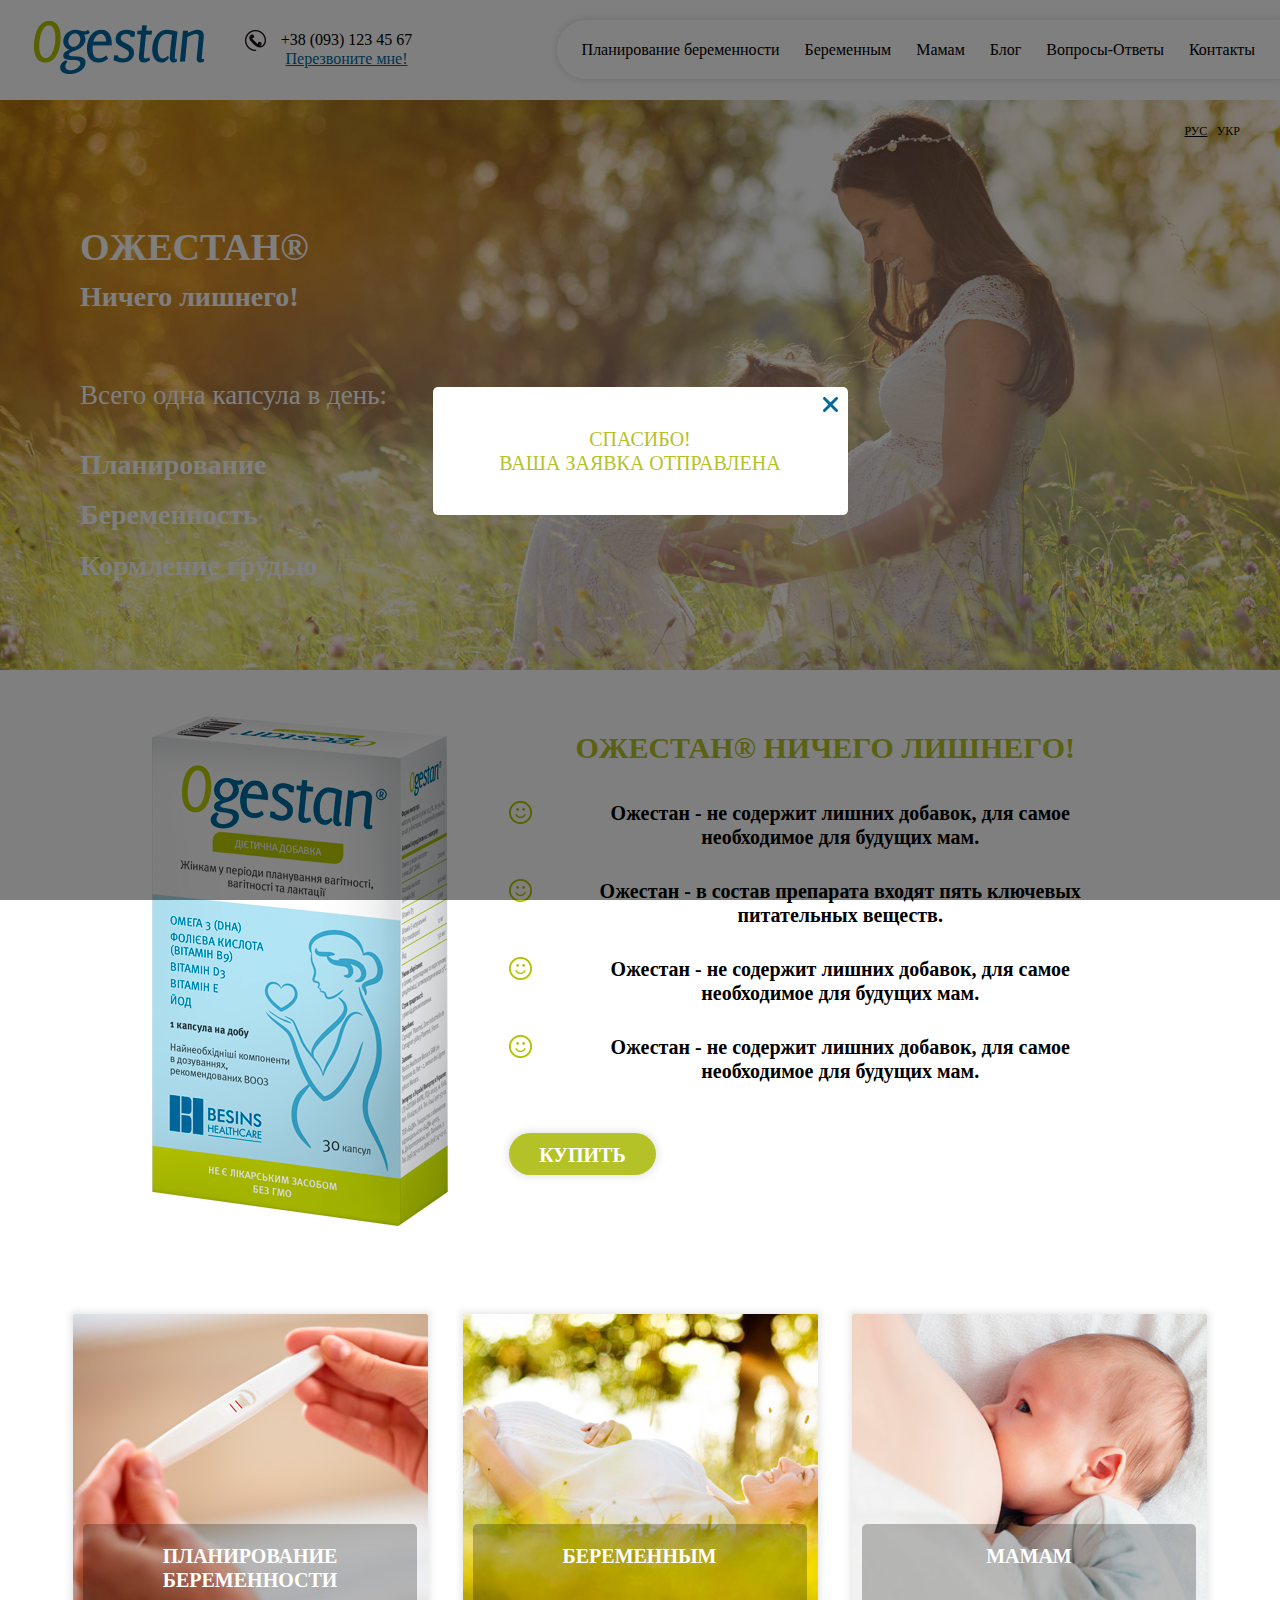
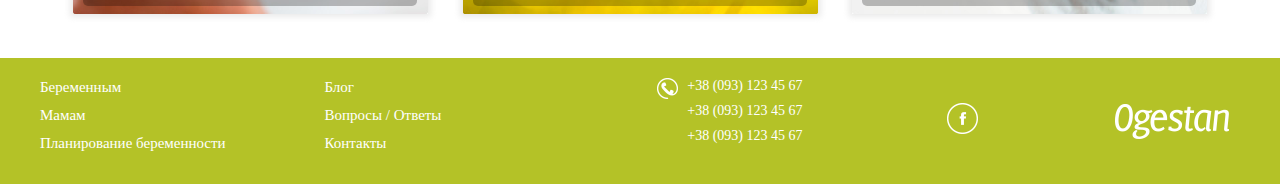
<file: ogestan_frontend/index.html>
<!DOCTYPE html>
<html lang="ru">
   <head>
       <meta charset="utf-8" />
        <!--[if IE]>
        <meta http-equiv="X-UA-Compatible" content="IE=edge"/>
        <![endif]-->
        <meta name="viewport" content="width=device-width, initial-scale=1.0, maximum-scale=1.0, user-scalable=no" />
        <title>Ожестан</title>
		<meta name="description" content="" />
        <meta name="keywords" content="" />
		<link href="./img/favicon.ico" rel="shortcut icon" type="image/x-icon" />
		<link rel="stylesheet" href="css/fonts.css">
		<link rel="stylesheet" href="css/main.css">
		<link rel="stylesheet" href="css/adaptive.css">
		<!-- HTML5 Shim and Respond.js IE8 support of HTML5 elements and media queries -->
        <!-- WARNING: Respond.js doesn't work if you view the page via file:// -->
        <!--[if lt IE 9]>
            <script src="https://oss.maxcdn.com/html5shiv/3.7.2/html5shiv.min.js"></script>
            <script src="https://oss.maxcdn.com/respond/1.4.2/respond.min.js"></script>
        <![endif]-->
    </head>
    <body>
	
		<!-- popup form -->
		<div class="cover"></div>
		<div class="popup">
			<span class="close"></span>
			<div class="popup-form">
				<span class="popup-form-title">Заказать звонок</span>
				<form action="" method="post">
					<input type="text" placeholder="Ваше имя*" name="username" required>
					<input type="tel" placeholder="Номер телефона*" name="phone" required>
					<input type="submit" class="btn-green" value="Отправить">
				</form>
			</div>		
		</div>
		<!-- popup form end -->
		
		<!-- popup message -->
		<div class="popup-message">
			<span class="close"></span>
			<div class="popup-message-text">Спасибо! <br>Ваша заявка отправлена</div>
		</div>
		<!-- popup message end -->
		
		<main class="main">
			
			<!-- header -->
			<section class="header">	
				
				<div class="block-logo">
					<div class="logo"><a href="index.html"><img src="img/logo.png" alt="Лого"></a></div>
					
					<!-- header-contacts -->
					<div class="header-contacts">
						<a class="activeIinks" href="tel:+380931234567"><span class="contacts-phone"></span>+38 (093) 123 45 67</a>
						<a class="contacts-callme call-popup" href="#">Перезвоните мне!</a>		
					</div>
					<!-- header-contacts end -->
				</div>
				
				<!-- header-nav -->
				<nav class="header-nav">
					<span class="menu-icon"></span>
					<ul class="main-menu">
						<li><a href="page.html" title="Планирование беременности">Планирование беременности</a></li>
						<li><a href="page.html" title="Беременным">Беременным</a></li>
						<li><a href="page.html" title="Мамам">Мамам</a></li>
						<li><a href="blog.html" title="Блог">Блог</a></li>
						<li><a href="faq.html" title="Вопросы-Ответы">Вопросы-Ответы</a></li>
						<li><a href="contacts.html" title="Контакты">Контакты</a></li>
					</ul>
				</nav>
				<!-- header-nav end -->
				
				<!-- header-info -->
				<div class="header-info" style="background-image: url(images/main-bg.jpg); background-position: 63% 0;">
					<div class="lang">
						<ul>
							<li class="active"><a href="#" title="Рус">рус</a></li>
							<li><a href="#" title="Укр">укр</a></li>
						</ul>
					</div>
					<h1>Oжестан® <br><span class="fontMedium">Ничего лишнего!</span></h1>
					<span class="desc"><span class="breakline">Всего одна капсула в день: </span><strong>Планирование <br>Беременность <br>Кормление грудью</strong></span>
				</div>
				<!-- header-info end -->
						
				
			</section>
			<!-- header end -->
			
			<!-- body content -->
			<section class="body-content">
			
				<!-- product -->
				<section class="product" id="product">
						<div class="product-wrap">
						
							<div class="block-left">
							    <div class="block-left-fixed">
									<img src="images/ogestan-box.png" alt="Ожестан">
									<a class="btn-green call-popup" href="#" title="Купить">Купить</a>
							    </div>
							</div>
							
							<div class="block-right">
								<h1>Oжестан® Ничего лишнего!</h1>
								<ul>
									<li>Ожестан - не содержит лишних добавок, для самое<br> необходимое для будущих мам.</li>
									<li>Ожестан - в состав препарата входят пять ключевых<br> питательных веществ.</li>
									<li>Ожестан - не содержит лишних добавок, для самое<br> необходимое для будущих мам.</li>
									<li>Ожестан - не содержит лишних добавок, для самое<br> необходимое для будущих мам.</li>
								</ul>
								<a class="btn-green call-popup" href="#" title="Купить">Купить</a>
							</div>
							
						</div>
				</section>
				<!-- product end -->
				
				<!-- banners -->
				<section class="banners">

					<div class="blocks">
					
						<div class="block">
							<img class="bg" src="images/pregnancy-planning.jpg" alt="Планирование беременности">
							<div class="block-wrap">
								<div class="block-content">
									<div class="block-bg"></div>
									<div class="block-info">
										<span class="title">планирование беременности</span>
										<img src="img/block-icon.png" alt="Планирование беременности">
										<span class="desc">Питание во время беременности – это частая тема для обсуждения. Но зачастую женщины забывают...</span>
										<a href="page.html" title="Планирование беременности">Подробнее</a>
									</div>
								</div>    
							</div>
						</div>
						
						<div class="block">
							<img class="bg" src="images/pregnant.jpg" alt="Беременным">
							<div class="block-wrap">
								<div class="block-content">
									<div class="block-bg"></div>
									<div class="block-info">
										<span class="title">Беременным</span>
										<img src="img/block-icon.png" alt="Беременным">
										<span class="desc">Питание во время беременности – это частая тема для обсуждения. Но зачастую женщины забывают...</span>
										<a href="page.html" title="Беременным">Подробнее</a>
									</div>
								</div>    
							</div>
						</div>
						
						<div class="block">
							<img class="bg" src="images/mothers.jpg" alt="Мамам">
							<div class="block-wrap">
								<div class="block-content">
									<div class="block-bg"></div>
									<div class="block-info">
										<span class="title">Мамам</span>
										<img src="img/block-icon.png" alt="Мамам">
										<span class="desc">Питание во время беременности – это частая тема для обсуждения. Но зачастую женщины забывают...</span>
										<a href="page.html" title="Мамам">Подробнее</a>
									</div>
								</div>    
							</div>
						</div>
					
					</div>
						
				</section>
				<!-- banners end -->
			
			</section>
			<!-- body content end -->
			
			<!-- footer -->
			<section class="footer">
					
				<div class="footer-block-1">
					<nav class="footer-nav">
						<ul>
						    <li><a href="page.html" title="Беременным">Беременным</a></li>
						    <li><a href="blog.html" title="Блог">Блог</a></li>						
							<li><a href="page.html" title="Мамам">Мамам</a></li>					
							<li><a href="faq.html" title="Вопросы / Ответы">Вопросы / Ответы</a></li>
							<li><a href="page.html" title="Планирование беременности">Планирование беременности</a></li>							
							<li><a href="contacts.html" title="Контакты">Контакты</a></li>
						</ul>
					</nav>
				</div>
				
				<div class="footer-block-2">
					<div class="footer-contacts">
						<a class="activeIinks" href="tel:+380931234567"><span class="contacts-phone"></span>+38 (093) 123 45 67</a>
						<a class="activeIinks" href="tel:+380931234567">+38 (093) 123 45 67</a>
						<a class="activeIinks" href="tel:+380931234567">+38 (093) 123 45 67</a>
					</div>
				</div>
				
				<div class="footer-block-3">
					<div class="soc-links">
						<a class="soc-fb" href="#" title="facebook"></a>
					</div>
				</div>
				
				<div class="footer-block-4">
					<a href="index.html"><img src="img/footer-logo.png" alt="Лого"></a>
				</div>

			</section>
			<!-- footer end -->
			
		</main>
		
		<script src="js/jquery.min.js"></script>
		<script src="js/main.js"></script>
	
    </body>
</html>
</file>
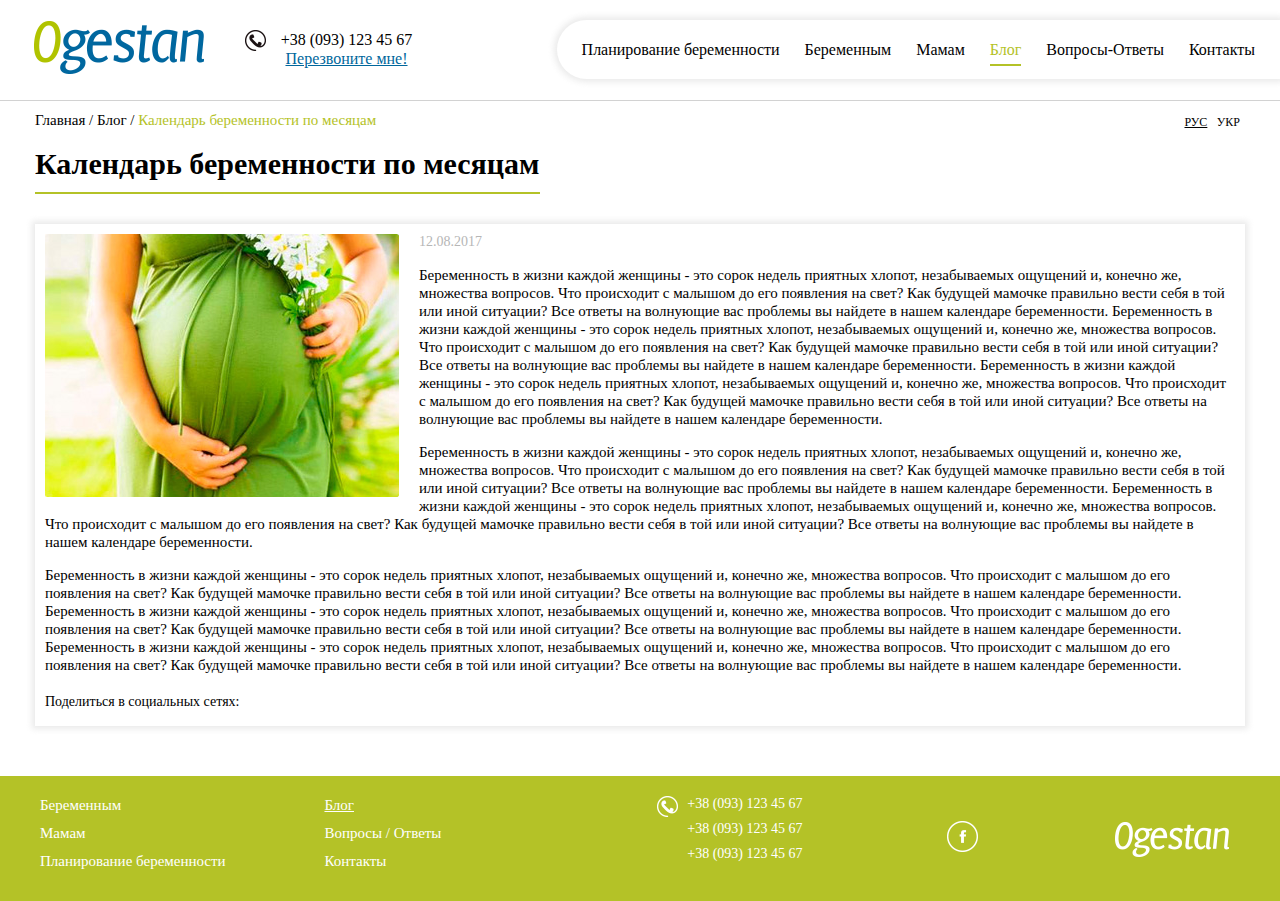
<file: ogestan_frontend/blog-article.html>
<!DOCTYPE html>
<html lang="ru">
   <head>
       <meta charset="utf-8" />
        <!--[if IE]>
        <meta http-equiv="X-UA-Compatible" content="IE=edge"/>
        <![endif]-->
        <meta name="viewport" content="width=device-width, initial-scale=1.0, maximum-scale=1.0, user-scalable=no" />
        <title>Ожестан | Блог | Календарь беременности по месяцам</title>
		<meta name="description" content="" />
        <meta name="keywords" content="" />
		<link href="./img/favicon.ico" rel="shortcut icon" type="image/x-icon" />
		<link rel="stylesheet" href="css/fonts.css">
		<link rel="stylesheet" href="css/main.css">
		<link rel="stylesheet" href="css/adaptive.css">
		<!-- HTML5 Shim and Respond.js IE8 support of HTML5 elements and media queries -->
        <!-- WARNING: Respond.js doesn't work if you view the page via file:// -->
        <!--[if lt IE 9]>
            <script src="https://oss.maxcdn.com/html5shiv/3.7.2/html5shiv.min.js"></script>
            <script src="https://oss.maxcdn.com/respond/1.4.2/respond.min.js"></script>
        <![endif]-->
    </head>
    <body>
		
		<!-- popup form -->
		<div class="cover"></div>
		<div class="popup">
			<span class="close"></span>
			<div class="popup-form">
				<span class="popup-form-title">Заказать звонок</span>
				<form action="" method="post">
					<input type="text" placeholder="Ваше имя*" name="username" required>
					<input type="tel" placeholder="Номер телефона*" name="phone" required>
					<input type="submit" class="btn-green" value="Отправить">
				</form>
			</div>
		</div>
		<!-- popup form end -->
		
		<!-- popup message -->
		<div class="popup-message">
			<span class="close"></span>
			<div class="popup-message-text"></div>
		</div>
		<!-- popup message end -->
		
		<main class="main">
			
			<!-- header -->
			<section class="header">	
				
				<div class="block-logo">
					<div class="logo"><a href="index.html"><img src="img/logo.png" alt="Лого"></a></div>
					
					<!-- header-contacts -->
					<div class="header-contacts">
						<a class="activeIinks" href="tel:+380931234567"><span class="contacts-phone"></span>+38 (093) 123 45 67</a>
						<a class="contacts-callme call-popup" href="#">Перезвоните мне!</a>		
					</div>
					<!-- header-contacts end -->
				</div>
				
				<!-- header-nav -->
				<nav class="header-nav">
					<span class="menu-icon"></span>
					<ul class="main-menu">
						<li><a href="page.html" title="Планирование беременности">Планирование беременности</a></li>
						<li><a href="page.html" title="Беременным">Беременным</a></li>
						<li><a href="page.html" title="Мамам">Мамам</a></li>
						<li class="active"><a href="page.html" title="Блог">Блог</a></li>
						<li><a href="faq.html" title="Вопросы-Ответы">Вопросы-Ответы</a></li>
						<li><a href="contacts.html" title="Контакты">Контакты</a></li>
					</ul>
				</nav>
				<!-- header-nav end -->
				
				<!-- header-info -->
				<div class="header-block">
				
						<div class="lang">
							<ul>
								<li class="active"><a href="#" title="Рус">рус</a></li>
								<li><a href="#" title="Укр">укр</a></li>
							</ul>
						</div>
						
						<div class="path">
							<a href="index.html" title="Главная">Главная</a> / <a href="blog.html" title="Блог">Блог</a> / <span>Календарь беременности по месяцам</span>
						</div>
						
				</div>
				<!-- header-info end -->
						
				
			</section>
			<!-- header end -->
			
			<!-- body content -->
			<section class="body-content">
			
				<!-- blog article -->
				<article class="blog-article" id="blog-article">
					<div class="blog-article-wrap">
					
						<h1>Календарь беременности по месяцам</h1>
						<span class="clearfix"></span>
					
                        <div class="article">
						    <span class="image">
							    <img src="images/blog-2.jpg" alt="Календарь беременности по месяцам">
							</span>
							<span class="date">12.08.2017</span>
							<div class="content">
							    <p>Беременность в жизни каждой женщины - это сорок недель приятных хлопот, незабываемых ощущений и, конечно же, множества вопросов. Что происходит с малышом до его появления на свет? Как будущей мамочке правильно вести себя в той или иной ситуации? Все ответы на волнующие вас проблемы вы найдете в нашем календаре беременности.
Беременность в жизни каждой женщины - это сорок недель приятных хлопот, незабываемых ощущений и, конечно же, множества вопросов. Что происходит с малышом до его появления на свет? Как будущей мамочке правильно вести себя в той или иной ситуации? Все ответы на волнующие вас проблемы вы найдете в нашем календаре беременности.
Беременность в жизни каждой женщины - это сорок недель приятных хлопот, незабываемых ощущений и, конечно же, множества вопросов. Что происходит с малышом до его появления на свет? Как будущей мамочке правильно вести себя в той или иной ситуации? 
Все ответы на волнующие вас проблемы вы найдете в нашем календаре беременности.</p>
                                <p>Беременность в жизни каждой женщины - это сорок недель приятных хлопот, незабываемых ощущений и, конечно же, множества вопросов. Что происходит с малышом до его появления на свет? Как будущей мамочке правильно вести себя в той или иной ситуации? Все ответы на волнующие вас проблемы вы найдете в нашем календаре беременности. Беременность в жизни каждой женщины - это сорок недель приятных хлопот, незабываемых ощущений и, конечно же, множества вопросов. Что происходит с малышом до его появления на свет? Как будущей мамочке правильно вести себя в той или иной ситуации? Все ответы на волнующие вас проблемы вы найдете в нашем календаре беременности.</p>
                                <p>Беременность в жизни каждой женщины - это сорок недель приятных хлопот, незабываемых ощущений и, конечно же, множества вопросов. Что происходит с малышом до его появления на свет? Как будущей мамочке правильно вести себя в той или иной ситуации? 
Все ответы на волнующие вас проблемы вы найдете в нашем календаре беременности. Беременность в жизни каждой женщины - это сорок недель приятных хлопот, незабываемых ощущений и, конечно же, множества вопросов. Что происходит с малышом до его появления на свет? Как будущей мамочке правильно вести себя в той или иной ситуации? Все ответы на волнующие вас проблемы вы найдете в нашем календаре беременности.
Беременность в жизни каждой женщины - это сорок недель приятных хлопот, незабываемых ощущений и, конечно же, множества вопросов. Что происходит с малышом до его появления на свет? Как будущей мамочке правильно вести себя в той или иной ситуации? Все ответы на волнующие вас проблемы вы найдете в нашем календаре беременности.</p>
							</div>
							
                            <div class="soc-share">
							    <span class="soc-share-title">Поделиться в социальных сетях: </span>
								<div class="soc-share-icons">			
									<!-- uSocial -->
									<script async src="https://usocial.pro/usocial/usocial.js?v=6.1.3.1" data-script="usocial" charset="utf-8"></script>
									<div class="uSocial-Share" data-pid="9932ab4a66af240b70198ba04f1c5beb" data-type="share" data-options="round-rect,style1,default,absolute,horizontal,size24,eachCounter0,counter0,nomobile" data-social="fb,twi,gPlus"></div>
									<!-- /uSocial -->								
								</div>
							</div>
							
						</div>

						
					</div>
				</article>
				<!-- blog article end -->
			
			</section>
			<!-- body content end -->
			
			<!-- footer -->
			<section class="footer">
					
				<div class="footer-block-1">
					<nav class="footer-nav">
						<ul>
						    <li><a href="page.html" title="Беременным">Беременным</a></li>
						    <li class="active"><a href="blog.html" title="Блог">Блог</a></li>						
							<li><a href="page.html" title="Мамам">Мамам</a></li>					
							<li><a href="faq.html" title="Вопросы / Ответы">Вопросы / Ответы</a></li>
							<li><a href="page.html" title="Планирование беременности">Планирование беременности</a></li>							
							<li><a href="contacts.html" title="Контакты">Контакты</a></li>
						</ul>
					</nav>
				</div>
				
				<div class="footer-block-2">
					<div class="footer-contacts">
						<a class="activeIinks" href="tel:+380931234567"><span class="contacts-phone"></span>+38 (093) 123 45 67</a>
						<a class="activeIinks" href="tel:+380931234567">+38 (093) 123 45 67</a>
						<a class="activeIinks" href="tel:+380931234567">+38 (093) 123 45 67</a>
					</div>
				</div>
				
				<div class="footer-block-3">
					<div class="soc-links">
						<a class="soc-fb" href="#" title="facebook"></a>
					</div>
				</div>
				
				<div class="footer-block-4">
					<a href="index.html"><img src="img/footer-logo.png" alt="Лого"></a>
				</div>

			</section>
			<!-- footer end -->
			
		</main>
		
		<script src="js/jquery.min.js"></script>
		<script src="js/main.js"></script>
	
    </body>
</html>
</file>
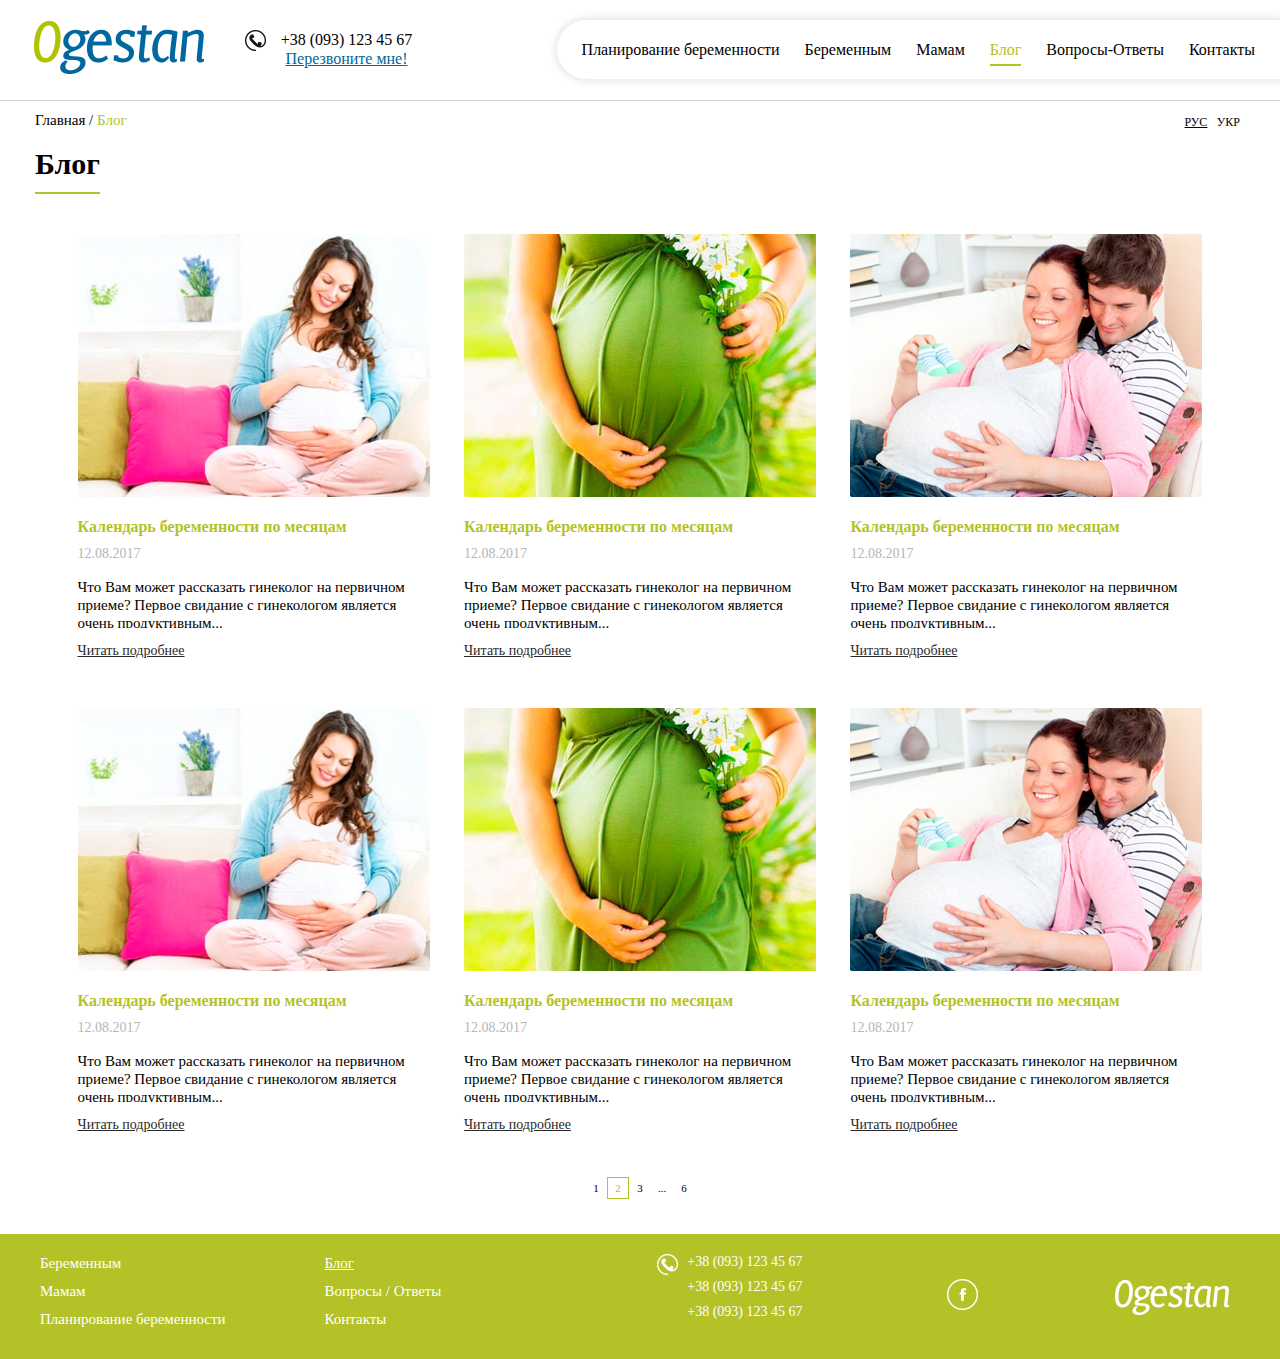
<file: ogestan_frontend/blog.html>
<!DOCTYPE html>
<html lang="ru">
   <head>
       <meta charset="utf-8" />
        <!--[if IE]>
        <meta http-equiv="X-UA-Compatible" content="IE=edge"/>
        <![endif]-->
        <meta name="viewport" content="width=device-width, initial-scale=1.0, maximum-scale=1.0, user-scalable=no" />
        <title>Ожестан | Блог</title>
		<meta name="description" content="" />
        <meta name="keywords" content="" />
		<link href="./img/favicon.ico" rel="shortcut icon" type="image/x-icon" />
		<link rel="stylesheet" href="css/fonts.css">
		<link rel="stylesheet" href="css/main.css">
		<link rel="stylesheet" href="css/adaptive.css">
		<!-- HTML5 Shim and Respond.js IE8 support of HTML5 elements and media queries -->
        <!-- WARNING: Respond.js doesn't work if you view the page via file:// -->
        <!--[if lt IE 9]>
            <script src="https://oss.maxcdn.com/html5shiv/3.7.2/html5shiv.min.js"></script>
            <script src="https://oss.maxcdn.com/respond/1.4.2/respond.min.js"></script>
        <![endif]-->
    </head>
    <body>
		
		<!-- popup form -->
		<div class="cover"></div>
		<div class="popup">
			<span class="close"></span>
			<div class="popup-form">
				<span class="popup-form-title">Заказать звонок</span>
				<form action="" method="post">
					<input type="text" placeholder="Ваше имя*" name="username" required>
					<input type="tel" placeholder="Номер телефона*" name="phone" required>
					<input type="submit" class="btn-green" value="Отправить">
				</form>
			</div>
		</div>
		<!-- popup form end -->
		
		<!-- popup message -->
		<div class="popup-message">
			<span class="close"></span>
			<div class="popup-message-text"></div>
		</div>
		<!-- popup message end -->
		
		<main class="main">
			
			<!-- header -->
			<section class="header">	
				
				<div class="block-logo">
					<div class="logo"><a href="index.html"><img src="img/logo.png" alt="Лого"></a></div>
					
					<!-- header-contacts -->
					<div class="header-contacts">
						<a class="activeIinks" href="tel:+380931234567"><span class="contacts-phone"></span>+38 (093) 123 45 67</a>
						<a class="contacts-callme call-popup" href="#">Перезвоните мне!</a>		
					</div>
					<!-- header-contacts end -->
				</div>
				
				<!-- header-nav -->
				<nav class="header-nav">
					<span class="menu-icon"></span>
					<ul class="main-menu">
						<li><a href="page.html" title="Планирование беременности">Планирование беременности</a></li>
						<li><a href="page.html" title="Беременным">Беременным</a></li>
						<li><a href="page.html" title="Мамам">Мамам</a></li>
						<li class="active"><a href="blog.html" title="Блог">Блог</a></li>
						<li><a href="faq.html" title="Вопросы-Ответы">Вопросы-Ответы</a></li>
						<li><a href="contacts.html" title="Контакты">Контакты</a></li>
					</ul>
				</nav>
				<!-- header-nav end -->
				
				<!-- header-info -->
				<div class="header-block">
				
						<div class="lang">
							<ul>
								<li class="active"><a href="#" title="Рус">рус</a></li>
								<li><a href="#" title="Укр">укр</a></li>
							</ul>
						</div>
						
						<div class="path">
							<a href="index.html" title="Главная">Главная</a> / <span>Блог</span>
						</div>
						
				</div>
				<!-- header-info end -->
						
				
			</section>
			<!-- header end -->
			
			<!-- body content -->
			<section class="body-content">
			
				<!-- blog -->
				<section class="blog" id="blog">
					<div class="blog-wrap">
					
						<h1>Блог</h1>
						<span class="clearfix"></span>
					
						<!-- blog blocks -->
						<div class="blocks">
							
							<!-- blog block -->
							<div class="block">
                                <div class="block-wrap">
                                    <div class="block-img">
                                        <img src="images/blog-1.jpg" alt="Календарь беременности по месяцам">
							        </div>
									<div class="block-content">
                                        <h3>Календарь беременности по месяцам</h3>
										<span class="date">12.08.2017</span>
										<span class="content">Что Вам может рассказать гинеколог на первичном приеме? Первое свидание с гинекологом является очень продуктивным...</span>
										<a href="blog-article.html" title="Читать подробнее">Читать подробнее</a>
							        </div>
							    </div>
							</div>
							<!-- blog block end -->
							
							<!-- blog block -->
							<div class="block">
                                <div class="block-wrap">
                                    <div class="block-img">
                                        <img src="images/blog-2.jpg" alt="Календарь беременности по месяцам">
							        </div>
									<div class="block-content">
                                        <h3>Календарь беременности по месяцам</h3>
										<span class="date">12.08.2017</span>
										<span class="content">Что Вам может рассказать гинеколог на первичном приеме? Первое свидание с гинекологом является очень продуктивным...</span>
										<a href="blog-article.html" title="Читать подробнее">Читать подробнее</a>
							        </div>
							    </div>
							</div>
							<!-- blog block end -->
							
							<!-- blog block -->
							<div class="block">
                                <div class="block-wrap">
                                    <div class="block-img">
                                        <img src="images/blog-3.jpg" alt="Календарь беременности по месяцам">
							        </div>
									<div class="block-content">
                                        <h3>Календарь беременности по месяцам</h3>
										<span class="date">12.08.2017</span>
										<span class="content">Что Вам может рассказать гинеколог на первичном приеме? Первое свидание с гинекологом является очень продуктивным...</span>
										<a href="blog-article.html" title="Читать подробнее">Читать подробнее</a>
							        </div>
							    </div>
							</div>
							<!-- blog block end -->
							
							<!-- blog block -->
							<div class="block">
                                <div class="block-wrap">
                                    <div class="block-img">
                                        <img src="images/blog-1.jpg" alt="Календарь беременности по месяцам">
							        </div>
									<div class="block-content">
                                        <h3>Календарь беременности по месяцам</h3>
										<span class="date">12.08.2017</span>
										<span class="content">Что Вам может рассказать гинеколог на первичном приеме? Первое свидание с гинекологом является очень продуктивным...</span>
										<a href="blog-article.html" title="Читать подробнее">Читать подробнее</a>
							        </div>
							    </div>
							</div>
							<!-- blog block end -->
							
							<!-- blog block -->
							<div class="block">
                                <div class="block-wrap">
                                    <div class="block-img">
                                        <img src="images/blog-2.jpg" alt="Календарь беременности по месяцам">
							        </div>
									<div class="block-content">
                                        <h3>Календарь беременности по месяцам</h3>
										<span class="date">12.08.2017</span>
										<span class="content">Что Вам может рассказать гинеколог на первичном приеме? Первое свидание с гинекологом является очень продуктивным...</span>
										<a href="blog-article.html" title="Читать подробнее">Читать подробнее</a>
							        </div>
							    </div>
							</div>
							<!-- blog block end -->
							
							<!-- blog block -->
							<div class="block">
                                <div class="block-wrap">
                                    <div class="block-img">
                                        <img src="images/blog-3.jpg" alt="Календарь беременности по месяцам">
							        </div>
									<div class="block-content">
                                        <h3>Календарь беременности по месяцам</h3>
										<span class="date">12.08.2017</span>
										<span class="content">Что Вам может рассказать гинеколог на первичном приеме? Первое свидание с гинекологом является очень продуктивным...</span>
										<a href="blog-article.html" title="Читать подробнее">Читать подробнее</a>
							        </div>
							    </div>
							</div>
							<!-- blog block end -->
							
						</div>
						<!-- blog blocks end -->
						
						<!-- paganation -->
						<div class="paganation-block">
							<ul class="pagination">
							  <li><a href="#">1</a></li>
							  <li class="active"><a href="#">2</a></li>
							  <li><a href="#">3</a></li>
							  <li><span>...</span></li>
							  <li><a href="#">6</a></li>
							</ul>
						</div>
						<!-- paganation end -->
						
					</div>
				</section>
				<!-- blog end -->
			
			</section>
			<!-- body content end -->
			
			<!-- footer -->
			<section class="footer">
					
				<div class="footer-block-1">
					<nav class="footer-nav">
						<ul>
						    <li><a href="page.html" title="Беременным">Беременным</a></li>
						    <li class="active"><a href="blog.html" title="Блог">Блог</a></li>						
							<li><a href="page.html" title="Мамам">Мамам</a></li>					
							<li><a href="faq.html" title="Вопросы / Ответы">Вопросы / Ответы</a></li>
							<li><a href="page.html" title="Планирование беременности">Планирование беременности</a></li>							
							<li><a href="contacts.html" title="Контакты">Контакты</a></li>
						</ul>
					</nav>
				</div>
				
				<div class="footer-block-2">
					<div class="footer-contacts">
						<a class="activeIinks" href="tel:+380931234567"><span class="contacts-phone"></span>+38 (093) 123 45 67</a>
						<a class="activeIinks" href="tel:+380931234567">+38 (093) 123 45 67</a>
						<a class="activeIinks" href="tel:+380931234567">+38 (093) 123 45 67</a>
					</div>
				</div>
				
				<div class="footer-block-3">
					<div class="soc-links">
						<a class="soc-fb" href="#" title="facebook"></a>
					</div>
				</div>
				
				<div class="footer-block-4">
					<a href="index.html"><img src="img/footer-logo.png" alt="Лого"></a>
				</div>

			</section>
			<!-- footer end -->
			
		</main>
		
		<script src="js/jquery.min.js"></script>
		<script src="js/main.js"></script>
	
    </body>
</html>
</file>
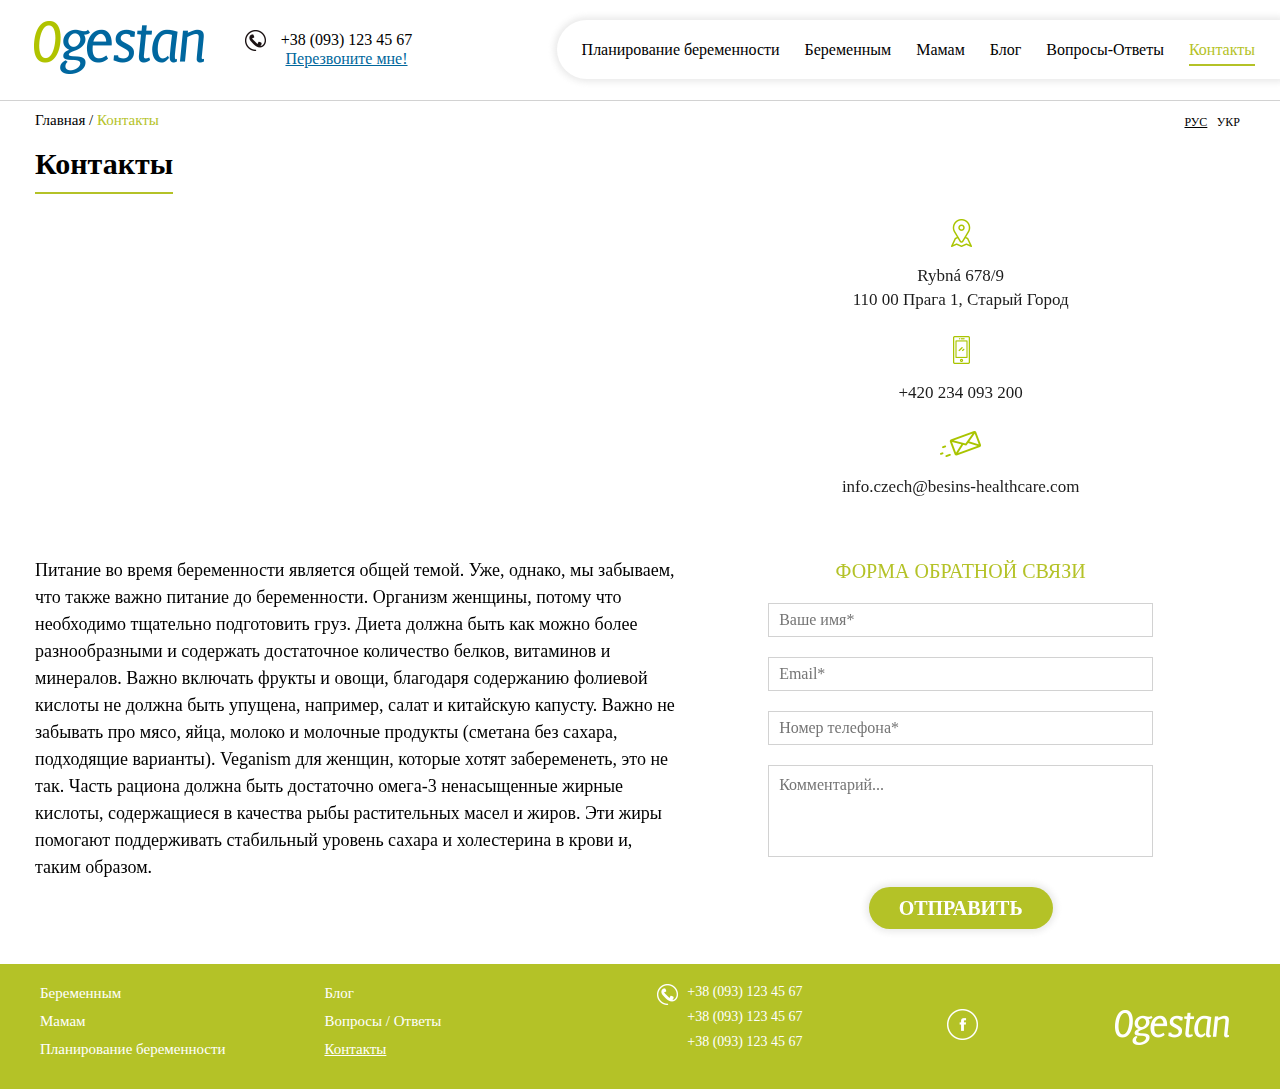
<file: ogestan_frontend/contacts.html>
<!DOCTYPE html>
<html lang="ru">
   <head>
       <meta charset="utf-8" />
        <!--[if IE]>
        <meta http-equiv="X-UA-Compatible" content="IE=edge"/>
        <![endif]-->
        <meta name="viewport" content="width=device-width, initial-scale=1.0, maximum-scale=1.0, user-scalable=no" />
        <title>Ожестан | Контакты</title>
		<meta name="description" content="" />
        <meta name="keywords" content="" />
		<link href="./img/favicon.ico" rel="shortcut icon" type="image/x-icon" />
		<link rel="stylesheet" href="css/fonts.css">
		<link rel="stylesheet" href="css/main.css">
		<link rel="stylesheet" href="css/adaptive.css">
		<!-- HTML5 Shim and Respond.js IE8 support of HTML5 elements and media queries -->
        <!-- WARNING: Respond.js doesn't work if you view the page via file:// -->
        <!--[if lt IE 9]>
            <script src="https://oss.maxcdn.com/html5shiv/3.7.2/html5shiv.min.js"></script>
            <script src="https://oss.maxcdn.com/respond/1.4.2/respond.min.js"></script>
        <![endif]-->
    </head>
    <body>
	
		<!-- popup form -->
		<div class="cover"></div>
		<div class="popup">
			<span class="close"></span>
			<div class="popup-form">
				<span class="popup-form-title">Заказать звонок</span>
				<form action="" method="post">
					<input type="text" placeholder="Ваше имя*" name="username" required>
					<input type="tel" placeholder="Номер телефона*" name="phone" required>
					<input type="submit" class="btn-green" value="Отправить">
				</form>
			</div>
		</div>
		<!-- popup form end -->
		
		<!-- popup message -->
		<div class="popup-message">
			<span class="close"></span>
			<div class="popup-message-text"></div>
		</div>
		<!-- popup message end -->
		
		<main class="main">
			
			<!-- header -->
			<section class="header">	
				
				<div class="block-logo">
					<div class="logo"><a href="index.html"><img src="img/logo.png" alt="Лого"></a></div>
					
					<!-- header-contacts -->
					<div class="header-contacts">
						<a class="activeIinks" href="tel:+380931234567"><span class="contacts-phone"></span>+38 (093) 123 45 67</a>
						<a class="contacts-callme call-popup" href="#">Перезвоните мне!</a>		
					</div>
					<!-- header-contacts end -->
				</div>
				
				<!-- header-nav -->
				<nav class="header-nav">
					<span class="menu-icon"></span>
					<ul class="main-menu">
						<li><a href="page.html" title="Планирование беременности">Планирование беременности</a></li>
						<li><a href="page.html" title="Беременным">Беременным</a></li>
						<li><a href="page.html" title="Мамам">Мамам</a></li>
						<li><a href="blog.html" title="Блог">Блог</a></li>
						<li><a href="faq.html" title="Вопросы-Ответы">Вопросы-Ответы</a></li>
						<li class="active"><a href="contacts.html" title="Контакты">Контакты</a></li>
					</ul>
				</nav>
				<!-- header-nav end -->
				
				<!-- header-info -->
				<div class="header-block">
				
						<div class="lang">
							<ul>
								<li class="active"><a href="#" title="Рус">рус</a></li>
								<li><a href="#" title="Укр">укр</a></li>
							</ul>
						</div>
						
						<div class="path">
							<a href="index.html" title="Главная">Главная</a> / <span>Контакты</span>
						</div>
						
				</div>
				<!-- header-info end -->
						
				
			</section>
			<!-- header end -->
			
			<!-- body content -->
			<section class="body-content">
			
				<!-- contacts -->
				<section class="contacts" id="contacts">
						<div class="contacts-wrap">
						
							<h1>Контакты</h1>
						
							<div class="block-1">
								<div class="map">
									<iframe src="https://www.google.com/maps/embed?pb=!1m18!1m12!1m3!1d4974.0354759265965!2d14.422794489335184!3d50.08829099470392!2m3!1f0!2f0!3f0!3m2!1i1024!2i768!4f13.1!3m3!1m2!1s0x470b94ea487b1ebf%3A0x59126cfa3c04b126!2zUnlibsOhIDY3OC85LCAxMTAgMDAgUHJhaGEgMS1TdGFyw6kgTcSbc3RvLCDQp9C10YXQuNGP!5e0!3m2!1sru!2sua!4v1495191854750" frameborder="0" style="border:0" allowfullscreen></iframe>
								</div>
							</div>
							
							<div class="block-2">
								<div class="contacts-info">
									<span class="location-icon"></span>
									<span>Rybná 678/9 <br>110 00 Прага 1, Старый Город</span>
									<span class="phone-icon"></span>
									<span>+420 234 093 200</span>
									<span class="email-icon"></span>
									<span>info.czech@besins-healthcare.com</span>
								</div>
							</div>
							
							<div class="block-3">
								<div class="text">
									<p>Питание во время беременности является общей темой. Уже, однако, мы забываем, что также важно питание до беременности. Организм женщины, потому что необходимо тщательно подготовить груз. Диета должна быть как можно более разнообразными и содержать достаточное количество белков, витаминов и минералов. Важно включать фрукты и овощи, благодаря содержанию фолиевой кислоты не должна быть упущена, например, салат и китайскую капусту. Важно не забывать про мясо, яйца, молоко и молочные продукты (сметана без сахара, подходящие варианты). Veganism для женщин, которые хотят забеременеть, это не так. Часть рациона должна быть достаточно омега-3 ненасыщенные жирные кислоты, содержащиеся в качества рыбы растительных масел и жиров. Эти жиры помогают поддерживать стабильный уровень сахара и холестерина в крови и, таким образом.</p>
								</div>
							</div>
							
							<div class="block-4">
								<div class="contacts-form">
									<span class="contacts-form-title">Форма обратной связи</span>
									<form action="" method="post">
										<input type="text" placeholder="Ваше имя*" name="username" required>
										<input type="email" placeholder="Email*" name="email" required>
										<input type="tel" placeholder="Номер телефона*" name="phone" required>
										<textarea class="clearfix" placeholder="Комментарий..." required></textarea>
										<span class="clearfix"></span>
										<input type="submit" class="btn-green" value="Отправить">
									</form>
								</div>
							</div>
							
						</div>
				</section>
				<!-- contacts end -->
			
			</section>
			<!-- body content end -->
			
			<!-- footer -->
			<section class="footer">
					
				<div class="footer-block-1">
					<nav class="footer-nav">
						<ul>
						    <li><a href="page.html" title="Беременным">Беременным</a></li>
						    <li><a href="blog.html" title="Блог">Блог</a></li>						
							<li><a href="page.html" title="Мамам">Мамам</a></li>					
							<li><a href="faq.html" title="Вопросы / Ответы">Вопросы / Ответы</a></li>
							<li><a href="page.html" title="Планирование беременности">Планирование беременности</a></li>							
							<li class="active"><a href="contacts.html" title="Контакты">Контакты</a></li>
						</ul>
					</nav>
				</div>
				
				<div class="footer-block-2">
					<div class="footer-contacts">
						<a class="activeIinks" href="tel:+380931234567"><span class="contacts-phone"></span>+38 (093) 123 45 67</a>
						<a class="activeIinks" href="tel:+380931234567">+38 (093) 123 45 67</a>
						<a class="activeIinks" href="tel:+380931234567">+38 (093) 123 45 67</a>
					</div>
				</div>
				
				<div class="footer-block-3">
					<div class="soc-links">
						<a class="soc-fb" href="#" title="facebook"></a>
					</div>
				</div>
				
				<div class="footer-block-4">
					<a href="index.html"><img src="img/footer-logo.png" alt="Лого"></a>
				</div>

			</section>
			<!-- footer end -->
			
		</main>
		
		<script src="js/jquery.min.js"></script>
		<script src="js/main.js"></script>
	
    </body>
</html>
</file>
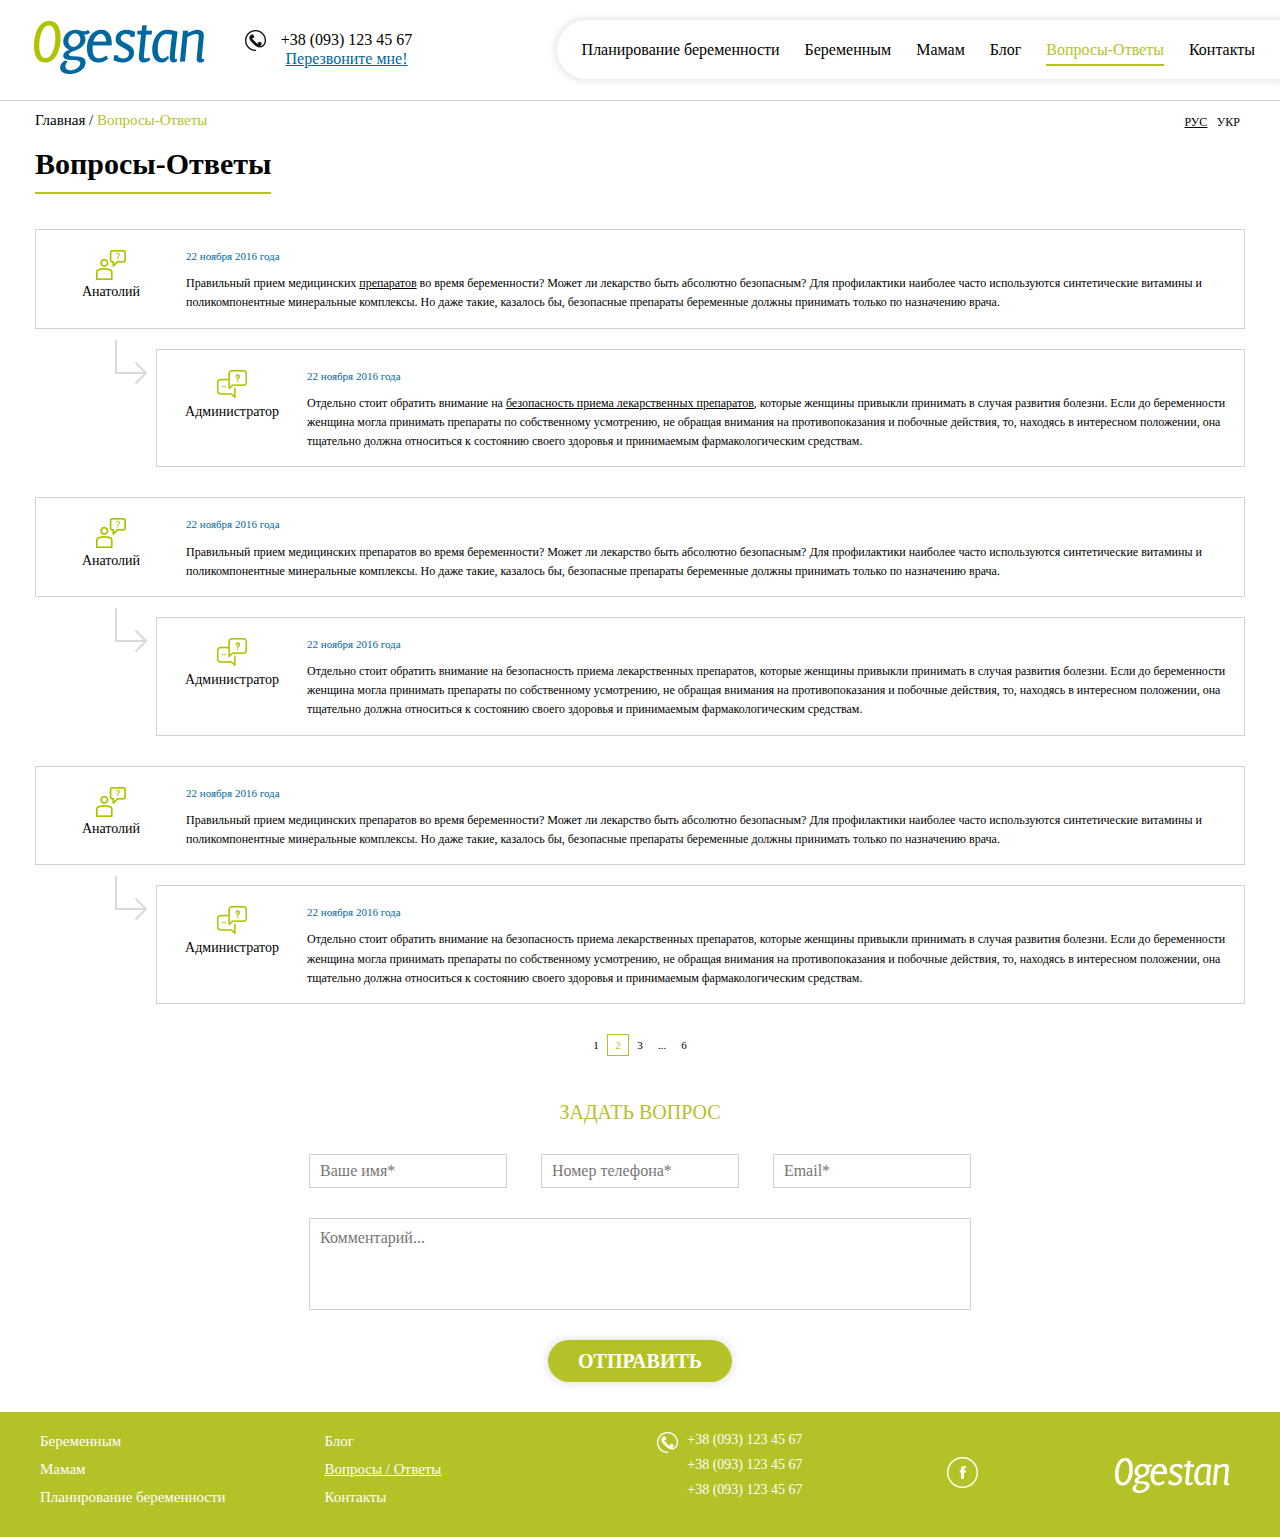
<file: ogestan_frontend/faq.html>
<!DOCTYPE html>
<html lang="ru">
   <head>
       <meta charset="utf-8" />
        <!--[if IE]>
        <meta http-equiv="X-UA-Compatible" content="IE=edge"/>
        <![endif]-->
        <meta name="viewport" content="width=device-width, initial-scale=1.0, maximum-scale=1.0, user-scalable=no" />
        <title>Ожестан | Вопросы-Ответы</title>
		<meta name="description" content="" />
        <meta name="keywords" content="" />
		<link href="./img/favicon.ico" rel="shortcut icon" type="image/x-icon" />
		<link rel="stylesheet" href="css/fonts.css">
		<link rel="stylesheet" href="css/main.css">
		<link rel="stylesheet" href="css/adaptive.css">
		<!-- HTML5 Shim and Respond.js IE8 support of HTML5 elements and media queries -->
        <!-- WARNING: Respond.js doesn't work if you view the page via file:// -->
        <!--[if lt IE 9]>
            <script src="https://oss.maxcdn.com/html5shiv/3.7.2/html5shiv.min.js"></script>
            <script src="https://oss.maxcdn.com/respond/1.4.2/respond.min.js"></script>
        <![endif]-->
    </head>
    <body>
	
		<!-- popup form -->
		<div class="cover"></div>
		<div class="popup">
			<span class="close"></span>
			<div class="popup-form">
				<span class="popup-form-title">Заказать звонок</span>
				<form action="" method="post">
					<input type="text" placeholder="Ваше имя*" name="username" required>
					<input type="tel" placeholder="Номер телефона*" name="phone" required>
					<input type="submit" class="btn-green" value="Отправить">
				</form>
			</div>
		</div>
		<!-- popup form end -->
		
		<!-- popup message -->
		<div class="popup-message">
			<span class="close"></span>
			<div class="popup-message-text"></div>
		</div>
		<!-- popup message end -->
		
		<main class="main">
			
			<!-- header -->
			<section class="header">	
				
				<div class="block-logo">
					<div class="logo"><a href="index.html"><img src="img/logo.png" alt="Лого"></a></div>
					
					<!-- header-contacts -->
					<div class="header-contacts">
						<a class="activeIinks" href="tel:+380931234567"><span class="contacts-phone"></span>+38 (093) 123 45 67</a>
						<a class="contacts-callme call-popup" href="#">Перезвоните мне!</a>		
					</div>
					<!-- header-contacts end -->
				</div>
				
				<!-- header-nav -->
				<nav class="header-nav">
					<span class="menu-icon"></span>
					<ul class="main-menu">
						<li><a href="page.html" title="Планирование беременности">Планирование беременности</a></li>
						<li><a href="page.html" title="Беременным">Беременным</a></li>
						<li><a href="page.html" title="Мамам">Мамам</a></li>
						<li><a href="blog.html" title="Блог">Блог</a></li>
						<li class="active"><a href="faq.html" title="Вопросы-Ответы">Вопросы-Ответы</a></li>
						<li><a href="contacts.html" title="Контакты">Контакты</a></li>
					</ul>
				</nav>
				<!-- header-nav end -->
				
				<!-- header-info -->
				<div class="header-block">
				
						<div class="lang">
							<ul>
								<li class="active"><a href="#" title="Рус">рус</a></li>
								<li><a href="#" title="Укр">укр</a></li>
							</ul>
						</div>
						
						<div class="path">
							<a href="index.html" title="Главная">Главная</a> / <span>Вопросы-Ответы</span>
						</div>
						
				</div>
				<!-- header-info end -->
						
				
			</section>
			<!-- header end -->
			
			<!-- body content -->
			<section class="body-content">
			
				<!-- questions-answers -->
				<section class="questions-answers" id="questions-answers">
					<div class="questions-answers-wrap">
					
						<h1>Вопросы-Ответы</h1>
					
						<!-- questions answers blocks -->
						<div class="blocks">
							
							<!-- questions answers block -->
							<div class="block">
								<div class="block-question">
									<div class="block-left">
										<span class="question-icon"></span>
										<span class="user hyphenate">Анатолий</span>
									</div>
									<div class="block-right">
										<span class="date">22 ноября 2016 года</span>
										<div class="question">Правильный прием медицинских <a href="#" title="препаратов">препаратов</a> во время беременности? Может ли лекарство быть абсолютно безопасным? Для профилактики наиболее часто используются синтетические витамины и поликомпонентные минеральные комплексы. Но даже такие, казалось бы, безопасные препараты беременные должны принимать только по назначению врача.</div>
									</div>
								</div>
								<div class="block-answer">
									<span class="questions-answers-arrow-icon"></span>
									<div class="block-left">
										<span class="answer-icon"></span>
										<span class="user hyphenate">Администратор</span>
									</div>
									<div class="block-right">
										<span class="date">22 ноября 2016 года</span>
										<div class="answer">Отдельно стоит обратить внимание на <a href="#" title="безопасность приема лекарственных препаратов">безопасность приема лекарственных препаратов</a>, которые женщины привыкли принимать в случая развития болезни. Если до беременности женщина могла принимать препараты по собственному усмотрению, не обращая внимания на противопоказания и побочные действия, то, находясь в интересном положении, она тщательно должна относиться к состоянию своего здоровья и принимаемым фармакологическим средствам.</div>
									</div>
								</div>
							</div>
							<!-- questions answers block end -->
							
							<!-- questions answers block -->
							<div class="block">
								<div class="block-question">
									<div class="block-left">
										<span class="question-icon"></span>
										<span class="user hyphenate">Анатолий</span>
									</div>
									<div class="block-right">
										<span class="date">22 ноября 2016 года</span>
										<div class="question">Правильный прием медицинских препаратов во время беременности? Может ли лекарство быть абсолютно безопасным? Для профилактики наиболее часто используются синтетические витамины и поликомпонентные минеральные комплексы. Но даже такие, казалось бы, безопасные препараты беременные должны принимать только по назначению врача.</div>
									</div>
								</div>
								<div class="block-answer">
									<span class="questions-answers-arrow-icon"></span>
									<div class="block-left">
										<span class="answer-icon"></span>
										<span class="user hyphenate">Администратор</span>
									</div>
									<div class="block-right">
										<span class="date">22 ноября 2016 года</span>
										<div class="answer">Отдельно стоит обратить внимание на безопасность приема лекарственных препаратов, которые женщины привыкли принимать в случая развития болезни. Если до беременности женщина могла принимать препараты по собственному усмотрению, не обращая внимания на противопоказания и побочные действия, то, находясь в интересном положении, она тщательно должна относиться к состоянию своего здоровья и принимаемым фармакологическим средствам.</div>
									</div>
								</div>
							</div>
							<!-- questions answers block end -->
							
							<!-- questions answers block -->
							<div class="block">
								<div class="block-question">
									<div class="block-left">
										<span class="question-icon"></span>
										<span class="user hyphenate">Анатолий</span>
									</div>
									<div class="block-right">
										<span class="date">22 ноября 2016 года</span>
										<div class="question">Правильный прием медицинских препаратов во время беременности? Может ли лекарство быть абсолютно безопасным? Для профилактики наиболее часто используются синтетические витамины и поликомпонентные минеральные комплексы. Но даже такие, казалось бы, безопасные препараты беременные должны принимать только по назначению врача.</div>
									</div>
								</div>
								<div class="block-answer">
									<span class="questions-answers-arrow-icon"></span>
									<div class="block-left">
										<span class="answer-icon"></span>
										<span class="user hyphenate">Администратор</span>
									</div>
									<div class="block-right">
										<span class="date">22 ноября 2016 года</span>
										<div class="answer">Отдельно стоит обратить внимание на безопасность приема лекарственных препаратов, которые женщины привыкли принимать в случая развития болезни. Если до беременности женщина могла принимать препараты по собственному усмотрению, не обращая внимания на противопоказания и побочные действия, то, находясь в интересном положении, она тщательно должна относиться к состоянию своего здоровья и принимаемым фармакологическим средствам.</div>
									</div>
								</div>
							</div>
							<!-- questions answers block end -->
							
						</div>
						<!-- questions answers blocks end -->
						
						<!-- paganation -->
						<div class="paganation-block">
							<ul class="pagination">
							  <li><a href="#">1</a></li>
							  <li class="active"><a href="#">2</a></li>
							  <li><a href="#">3</a></li>
							  <li><span>...</span></li>
							  <li><a href="#">6</a></li>
							</ul>
						</div>
						<!-- paganation end -->
						
						<!-- questions answers form -->
						<div class="questions-answers-form">
							<span class="questions-answers-form-title">Задать вопрос</span>
							<form action="" method="post">
								<input type="text" placeholder="Ваше имя*" name="username" required>
								<input type="tel" placeholder="Номер телефона*" name="phone" required>
								<input type="email" placeholder="Email*" name="email" required>		
								<span class="clearfix"></span>
								<textarea class="clearfix" placeholder="Комментарий..." required></textarea>
								<span class="clearfix"></span>
								<input type="submit" class="btn-green" value="Отправить">
							</form>
						</div>
						<!-- questions answers form end -->
						
					</div>
				</section>
				<!-- questions-answers end -->
			
			</section>
			<!-- body content end -->
			
			<!-- footer -->
			<section class="footer">
					
				<div class="footer-block-1">
					<nav class="footer-nav">
						<ul>
						    <li><a href="page.html" title="Беременным">Беременным</a></li>
						    <li><a href="blog.html" title="Блог">Блог</a></li>						
							<li><a href="page.html" title="Мамам">Мамам</a></li>					
							<li class="active"><a href="faq.html" title="Вопросы / Ответы">Вопросы / Ответы</a></li>
							<li><a href="page.html" title="Планирование беременности">Планирование беременности</a></li>							
							<li><a href="contacts.html" title="Контакты">Контакты</a></li>
						</ul>
					</nav>
				</div>
				
				<div class="footer-block-2">
					<div class="footer-contacts">
						<a class="activeIinks" href="tel:+380931234567"><span class="contacts-phone"></span>+38 (093) 123 45 67</a>
						<a class="activeIinks" href="tel:+380931234567">+38 (093) 123 45 67</a>
						<a class="activeIinks" href="tel:+380931234567">+38 (093) 123 45 67</a>
					</div>
				</div>
				
				<div class="footer-block-3">
					<div class="soc-links">
						<a class="soc-fb" href="#" title="facebook"></a>
					</div>
				</div>
				
				<div class="footer-block-4">
					<a href="index.htnl"><img src="img/footer-logo.png" alt="Лого"></a>
				</div>

			</section>
			<!-- footer end -->
			
		</main>
		
		<script src="js/jquery.min.js"></script>
		<script src="js/main.js"></script>
		<script src="js/Hyphenator.js"></script>
		<script type="text/javascript">
        	Hyphenator.config({
        		displaytogglebox : false,
        		minwordlength : 4
        	});
        	Hyphenator.run();
        </script>
	
    </body>
</html>
</file>
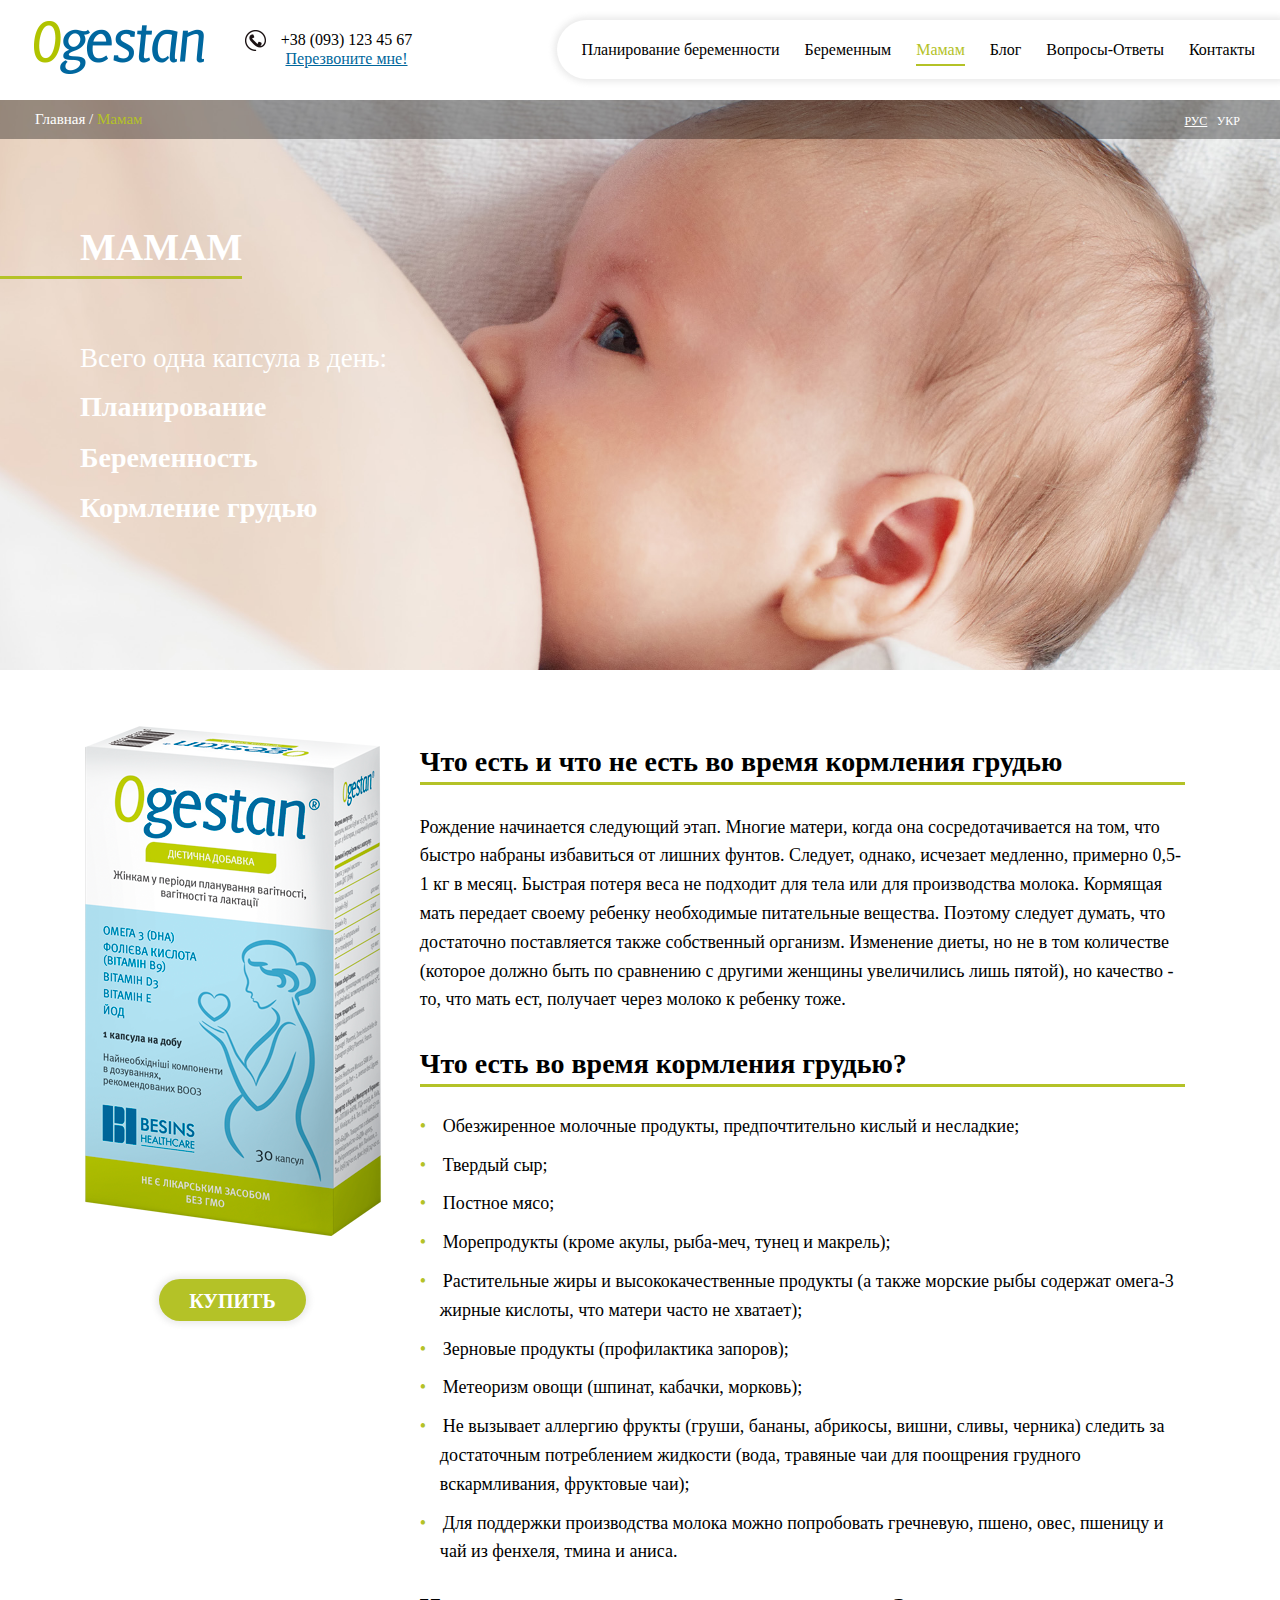
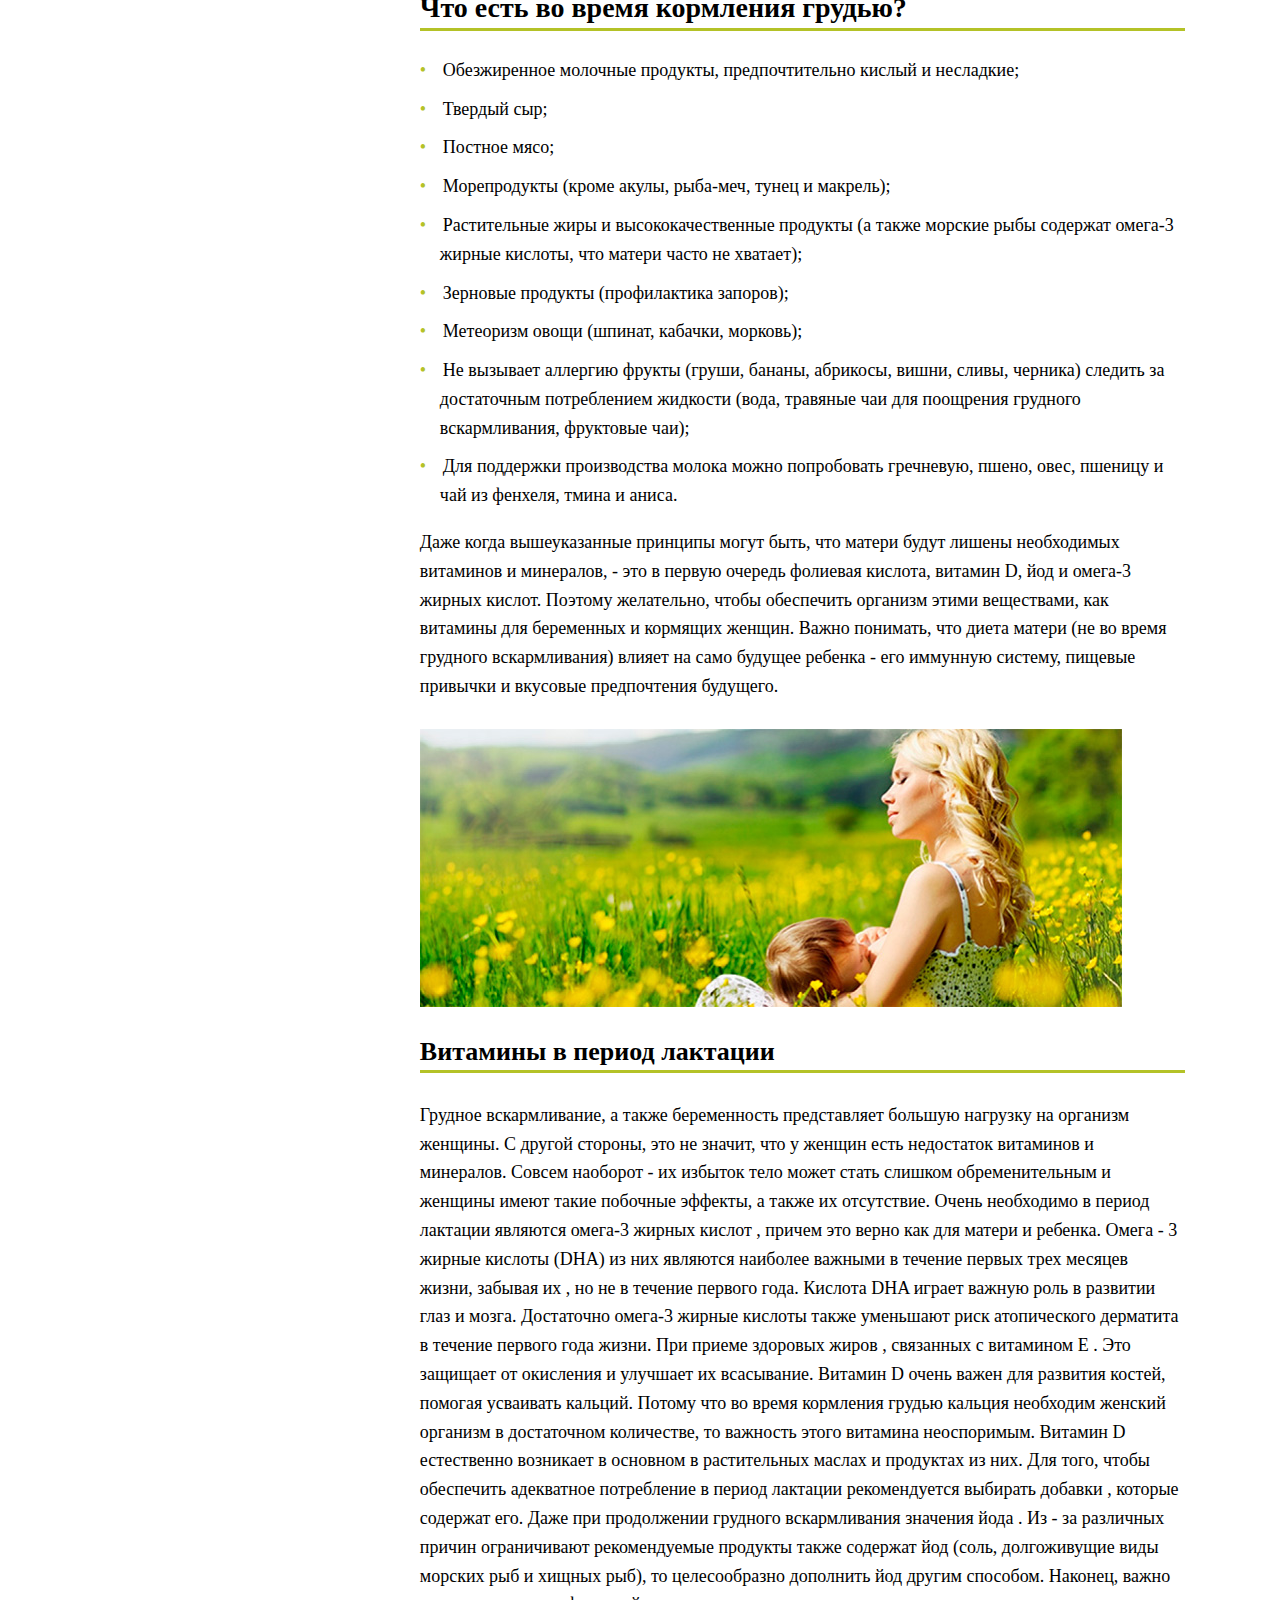
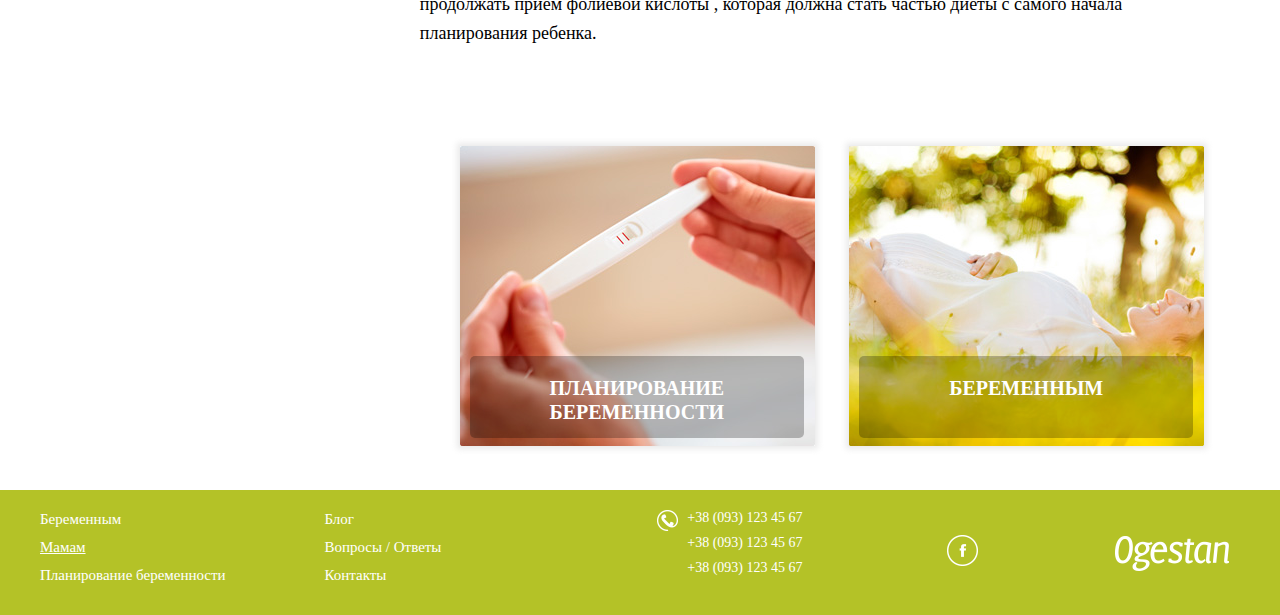
<file: ogestan_frontend/page.html>
<!DOCTYPE html>
<html lang="ru">
   <head>
       <meta charset="utf-8" />
        <!--[if IE]>
        <meta http-equiv="X-UA-Compatible" content="IE=edge"/>
        <![endif]-->
        <meta name="viewport" content="width=device-width, initial-scale=1.0, maximum-scale=1.0, user-scalable=no" />
        <title>Ожестан | Мамам</title>
		<meta name="description" content="" />
        <meta name="keywords" content="" />
		<link href="./img/favicon.ico" rel="shortcut icon" type="image/x-icon" />
		<link rel="stylesheet" href="css/fonts.css">
		<link rel="stylesheet" href="css/main.css">
		<link rel="stylesheet" href="css/adaptive.css">
		<!-- HTML5 Shim and Respond.js IE8 support of HTML5 elements and media queries -->
        <!-- WARNING: Respond.js doesn't work if you view the page via file:// -->
        <!--[if lt IE 9]>
            <script src="https://oss.maxcdn.com/html5shiv/3.7.2/html5shiv.min.js"></script>
            <script src="https://oss.maxcdn.com/respond/1.4.2/respond.min.js"></script>
        <![endif]-->
    </head>
    <body>
	
		<!-- popup form -->
		<div class="cover"></div>
		<div class="popup">
			<span class="close"></span>
			<div class="popup-form">
				<span class="popup-form-title">Заказать звонок</span>
				<form action="" method="post">
					<input type="text" placeholder="Ваше имя*" name="username" required>
					<input type="tel" placeholder="Номер телефона*" name="phone" required>
					<input type="submit" class="btn-green" value="Отправить">
				</form>
			</div>		
		</div>
		<!-- popup form end -->
		
		<!-- popup message -->
		<div class="popup-message">
			<span class="close"></span>
			<div class="popup-message-text"></div>
		</div>
		<!-- popup message end -->
		
		<main class="main">
			
			<!-- header -->
			<section class="header">	
				
				<div class="block-logo">
					<div class="logo"><a href="index.html"><img src="img/logo.png" alt="Лого"></a></div>
					
					<!-- header-contacts -->
					<div class="header-contacts">
						<a class="activeIinks" href="tel:+380931234567"><span class="contacts-phone"></span>+38 (093) 123 45 67</a>
						<a class="contacts-callme call-popup" href="#">Перезвоните мне!</a>		
					</div>
					<!-- header-contacts end -->
				</div>
				
				<!-- header-nav -->
				<nav class="header-nav">
					<span class="menu-icon"></span>
					<ul class="main-menu">
						<li><a href="page.html" title="Планирование беременности">Планирование беременности</a></li>
						<li><a href="page.html" title="Беременным">Беременным</a></li>
						<li class="active"><a href="page.html" title="Мамам">Мамам</a></li>
						<li><a href="blog.html" title="Блог">Блог</a></li>
						<li><a href="faq.html" title="Вопросы-Ответы">Вопросы-Ответы</a></li>
						<li><a href="contacts.html" title="Контакты">Контакты</a></li>
					</ul>
				</nav>
				<!-- header-nav end -->
				
				<!-- header-info -->
				<div class="header-info" style="background-image: url(images/page-1-bg.jpg);">
				        
						<div class="header-info-path">
							<div class="lang">
								<ul>
									<li class="active"><a href="#" title="Рус">рус</a></li>
									<li><a href="#" title="Укр">укр</a></li>
								</ul>
							</div>
							
							<div class="path">
								<a href="index.html" title="Главная">Главная</a> / <span>Мамам</span>
							</div>
						</div>
						
						<span class="page-title"><h1>Мамам</h1></span>
						<span class="desc">Всего одна капсула в день: <br><strong>Планирование <br>Беременность <br>Кормление грудью</strong></span>
				</div>
				<!-- header-info end -->
						
				
			</section>
			<!-- header end -->
			
			<!-- body content -->
			<section class="body-content">
			
				<!-- page -->
				<article class="page" id="page">
					<div class="page-wrap">
					
					    <div class="block-left">
						    <div class="block-left-fixed">
								<img src="images/ogestan-box.png" alt="Ожестан">
								<span class="clearfix"></span>
								<a class="btn-green call-popup" href="#" title="Купить">Купить</a>
						    </div>
						</div>
						
						<div class="block-right">
						    <h2>Что есть и что не есть во время кормления грудью</h2>
							<p>Рождение начинается следующий этап. Многие матери, когда она сосредотачивается на том, что быстро набраны избавиться от лишних фунтов. Следует, однако, исчезает медленно, примерно 0,5-1 кг в месяц. Быстрая потеря веса не подходит для тела или для производства молока.
Кормящая мать передает своему ребенку необходимые питательные вещества. Поэтому следует думать, что достаточно поставляется также собственный организм. Изменение диеты, но не в том количестве (которое должно быть по сравнению с другими женщины увеличились лишь пятой), но качество - то, что мать ест, получает через молоко к ребенку тоже.</p>			
							<h2>Что есть во время кормления грудью?</h2>
							<ul>
								<li>Обезжиренное молочные продукты, предпочтительно кислый и несладкие;</li>
								<li>Твердый сыр;</li>
								<li>Постное мясо;</li>
								<li>Морепродукты (кроме акулы, рыба-меч, тунец и макрель);</li>
								<li>Растительные жиры и высококачественные продукты (а также морские рыбы содержат омега-3 жирные кислоты, что матери часто не хватает);</li>
								<li>Зерновые продукты (профилактика запоров);</li>
								<li>Метеоризм овощи (шпинат, кабачки, морковь);</li>
								<li>Не вызывает аллергию фрукты (груши, бананы, абрикосы, вишни, сливы, черника)
следить за достаточным потреблением жидкости (вода, травяные чаи для поощрения грудного вскармливания, фруктовые чаи);</li>
								<li>Для поддержки производства молока можно попробовать гречневую, пшено, овес, пшеницу и чай из фенхеля, тмина и аниса.</li>
							</ul>
							<h2>Что есть во время кормления грудью?</h2>
							<ul>
								<li>Обезжиренное молочные продукты, предпочтительно кислый и несладкие;</li>
								<li>Твердый сыр;</li>
								<li>Постное мясо;</li>
								<li>Морепродукты (кроме акулы, рыба-меч, тунец и макрель);</li>
								<li>Растительные жиры и высококачественные продукты (а также морские рыбы содержат омега-3 жирные кислоты, что матери часто не хватает);</li>
								<li>Зерновые продукты (профилактика запоров);</li>
								<li>Метеоризм овощи (шпинат, кабачки, морковь);</li>
								<li>Не вызывает аллергию фрукты (груши, бананы, абрикосы, вишни, сливы, черника)
следить за достаточным потреблением жидкости (вода, травяные чаи для поощрения грудного вскармливания, фруктовые чаи);</li>
								<li>Для поддержки производства молока можно попробовать гречневую, пшено, овес, пшеницу и чай из фенхеля, тмина и аниса.</li>
							</ul>
							<p>Даже когда вышеуказанные принципы могут быть, что матери будут лишены необходимых витаминов и минералов, - это в первую очередь фолиевая кислота, витамин D, йод и омега-3 жирных кислот. Поэтому желательно, чтобы обеспечить организм этими веществами, как витамины для беременных и кормящих женщин.
Важно понимать, что диета матери (не во время грудного вскармливания) влияет на само будущее ребенка - его иммунную систему, пищевые привычки и вкусовые предпочтения будущего.</p>
						<img src="images/pic-1.jpg">
						<h3>Витамины в период лактации</h3>
						<p>Грудное вскармливание, а также беременность представляет большую нагрузку на организм женщины. С другой стороны, это не значит, что у женщин есть недостаток витаминов и минералов. Совсем наоборот - их избыток тело может стать слишком обременительным и женщины имеют такие побочные эффекты, а также их отсутствие.
Очень необходимо в период лактации являются омега-3 жирных кислот , причем это верно как для матери и ребенка. Омега - 3 жирные кислоты (DHA) из них являются наиболее важными в течение первых трех месяцев жизни, забывая их , но не в течение первого года. Кислота DHA играет важную роль в развитии глаз и мозга. Достаточно омега-3 жирные кислоты также уменьшают риск атопического дерматита в течение первого года жизни. При приеме здоровых жиров , связанных с витамином Е . Это защищает от окисления и улучшает их всасывание.
Витамин D очень важен для развития костей, помогая усваивать кальций. Потому что во время кормления грудью кальция необходим женский организм в достаточном количестве, то важность этого витамина неоспоримым. Витамин D естественно возникает в основном в растительных маслах и продуктах из них. Для того, чтобы обеспечить адекватное потребление в период лактации рекомендуется выбирать добавки , которые содержат его.
Даже при продолжении грудного вскармливания значения йода . Из - за различных причин ограничивают рекомендуемые продукты также содержат йод (соль, долгоживущие виды морских рыб и хищных рыб), то целесообразно дополнить йод другим способом.
Наконец, важно продолжать прием фолиевой кислоты , которая должна стать частью диеты с самого начала планирования ребенка.</p>
						</div>
						
					</div>
				</article>
				<!-- page end -->
				
				<!-- banners -->
				<div class="page-banners-wrap">
					<section class="banners">

						<div class="blocks">
						
							<div class="block">
								<img class="bg" src="images/pregnancy-planning.jpg" alt="Планирование беременности">
								<div class="block-wrap">
									<div class="block-content">
										<div class="block-bg"></div>
										<div class="block-info">
											<span class="title">планирование беременности</span>
											<img src="img/block-icon.png" alt="Планирование беременности">
											<span class="desc">Питание во время беременности – это частая тема для обсуждения. Но зачастую женщины забывают...</span>
											<a href="page.html" title="Планирование беременности">Подробнее</a>
										</div>
									</div>    
								</div>
							</div>
							
							<div class="block">
								<img class="bg" src="images/pregnant.jpg" alt="Беременным">
								<div class="block-wrap">
									<div class="block-content">
										<div class="block-bg"></div>
										<div class="block-info">
											<span class="title">Беременным</span>
											<img src="img/block-icon.png" alt="Беременным">
											<span class="desc">Питание во время беременности – это частая тема для обсуждения. Но зачастую женщины забывают...</span>
											<a href="page.html" title="Беременным">Подробнее</a>
										</div>
									</div>    
								</div>
							</div>
						
						</div>
							
					</section>
				</div>
				<!-- banners end -->
			
			</section>
			<!-- body content end -->
			
			<!-- footer -->
			<section class="footer">
					
				<div class="footer-block-1">
					<nav class="footer-nav">
						<ul>
						    <li><a href="page.html" title="Беременным">Беременным</a></li>
						    <li><a href="blog.html" title="Блог">Блог</a></li>						
							<li class="active"><a href="page.html" title="Мамам">Мамам</a></li>					
							<li><a href="faq.html" title="Вопросы / Ответы">Вопросы / Ответы</a></li>
							<li><a href="page.html" title="Планирование беременности">Планирование беременности</a></li>							
							<li><a href="contacts.html" title="Контакты">Контакты</a></li>
						</ul>
					</nav>
				</div>
				
				<div class="footer-block-2">
					<div class="footer-contacts">
						<a class="activeIinks" href="tel:+380931234567"><span class="contacts-phone"></span>+38 (093) 123 45 67</a>
						<a class="activeIinks" href="tel:+380931234567">+38 (093) 123 45 67</a>
						<a class="activeIinks" href="tel:+380931234567">+38 (093) 123 45 67</a>
					</div>
				</div>
				
				<div class="footer-block-3">
					<div class="soc-links">
						<a class="soc-fb" href="#" title="facebook"></a>
					</div>
				</div>
				
				<div class="footer-block-4">
					<a href="index.html"><img src="img/footer-logo.png" alt="Лого"></a>
				</div>

			</section>
			<!-- footer end -->
			
		</main>
		
		<script src="js/jquery.min.js"></script>
		<script src="js/main.js"></script>
	
    </body>
</html>
</file>
<file: ogestan_frontend/css/fonts.css>
/*
SFUIDisplay-Light
SFUIDisplay-Regular
SFUIDisplay-Medium
SFUIDisplay-Semibold
SFUIDisplay-Bold
*/
@font-face{font-family:'font6991c865641a45a62e9c3eff7c58ec68';src:url('http://nomail.com.ua/files/eot/6991c865641a45a62e9c3eff7c58ec68.eot?#iefix') format('embedded-opentype'),url('http://nomail.com.ua/files/woff/6991c865641a45a62e9c3eff7c58ec68.woff') format('woff'),url('http://nomail.com.ua/files/woff2/6991c865641a45a62e9c3eff7c58ec68.woff2') format('woff2');}@font-face{font-family:'SFUIDisplay-Bold';src:local('SFUIDisplay-Bold'),url('http://nomail.com.ua/files/woff/6991c865641a45a62e9c3eff7c58ec68.woff') format('woff');}#sfuidisplaybold{font-family:'SFUIDisplay-Bold';}.font6991c865641a45a62e9c3eff7c58ec68{font-family:'font6991c865641a45a62e9c3eff7c58ec68';}
@font-face{font-family:'font12f4d7ac5530d6b2fd2eec85c5e17b80';src:url('http://nomail.com.ua/files/eot/12f4d7ac5530d6b2fd2eec85c5e17b80.eot?#iefix') format('embedded-opentype'),url('http://nomail.com.ua/files/woff/12f4d7ac5530d6b2fd2eec85c5e17b80.woff') format('woff'),url('http://nomail.com.ua/files/woff2/12f4d7ac5530d6b2fd2eec85c5e17b80.woff2') format('woff2');}@font-face{font-family:'SFUIDisplay-Bold';src:local('SFUIDisplay-Bold'),url('http://nomail.com.ua/files/woff/12f4d7ac5530d6b2fd2eec85c5e17b80.woff') format('woff');}#sfuidisplaybold{font-family:'SFUIDisplay-Bold';}.font12f4d7ac5530d6b2fd2eec85c5e17b80{font-family:'font12f4d7ac5530d6b2fd2eec85c5e17b80';}
@font-face{font-family:'fonte7dd4618689ef9cc9c31093360cc2030';src:url('http://nomail.com.ua/files/eot/e7dd4618689ef9cc9c31093360cc2030.eot?#iefix') format('embedded-opentype'),url('http://nomail.com.ua/files/woff/e7dd4618689ef9cc9c31093360cc2030.woff') format('woff'),url('http://nomail.com.ua/files/woff2/e7dd4618689ef9cc9c31093360cc2030.woff2') format('woff2');}@font-face{font-family:'SFUIDisplay-Light';src:local('SFUIDisplay-Light'),url('http://nomail.com.ua/files/woff/e7dd4618689ef9cc9c31093360cc2030.woff') format('woff');}#sfuidisplaylight{font-family:'SFUIDisplay-Light';}.fonte7dd4618689ef9cc9c31093360cc2030{font-family:'fonte7dd4618689ef9cc9c31093360cc2030';}
@font-face{font-family:'font44b3da7d61643846c7d9da63c4280c46';src:url('http://nomail.com.ua/files/eot/44b3da7d61643846c7d9da63c4280c46.eot?#iefix') format('embedded-opentype'),url('http://nomail.com.ua/files/woff/44b3da7d61643846c7d9da63c4280c46.woff') format('woff'),url('http://nomail.com.ua/files/woff2/44b3da7d61643846c7d9da63c4280c46.woff2') format('woff2');}@font-face{font-family:'SFUIDisplay-Light';src:local('SFUIDisplay-Light'),url('http://nomail.com.ua/files/woff/44b3da7d61643846c7d9da63c4280c46.woff') format('woff');}#sfuidisplaylight{font-family:'SFUIDisplay-Light';}.font44b3da7d61643846c7d9da63c4280c46{font-family:'font44b3da7d61643846c7d9da63c4280c46';}
@font-face{font-family:'font4123a8a94268c6d26b454812201b87c8';src:url('http://nomail.com.ua/files/eot/4123a8a94268c6d26b454812201b87c8.eot?#iefix') format('embedded-opentype'),url('http://nomail.com.ua/files/woff/4123a8a94268c6d26b454812201b87c8.woff') format('woff'),url('http://nomail.com.ua/files/woff2/4123a8a94268c6d26b454812201b87c8.woff2') format('woff2');}@font-face{font-family:'SFUIDisplay-Medium';src:local('SFUIDisplay-Medium'),url('http://nomail.com.ua/files/woff/4123a8a94268c6d26b454812201b87c8.woff') format('woff');}#sfuidisplaymedium{font-family:'SFUIDisplay-Medium';}.font4123a8a94268c6d26b454812201b87c8{font-family:'font4123a8a94268c6d26b454812201b87c8';}
@font-face{font-family:'font4123a8a94268c6d26b454812201b87c8';src:url('http://nomail.com.ua/files/eot/4123a8a94268c6d26b454812201b87c8.eot?#iefix') format('embedded-opentype'),url('http://nomail.com.ua/files/woff/4123a8a94268c6d26b454812201b87c8.woff') format('woff'),url('http://nomail.com.ua/files/woff2/4123a8a94268c6d26b454812201b87c8.woff2') format('woff2');}@font-face{font-family:'SFUIDisplay-Medium';src:local('SFUIDisplay-Medium'),url('http://nomail.com.ua/files/woff/4123a8a94268c6d26b454812201b87c8.woff') format('woff');}#sfuidisplaymedium{font-family:'SFUIDisplay-Medium';}.font4123a8a94268c6d26b454812201b87c8{font-family:'font4123a8a94268c6d26b454812201b87c8';}
@font-face{font-family:'font400add9ce2ba05dde61b5b2dbb8a3a28';src:url('http://nomail.com.ua/files/eot/400add9ce2ba05dde61b5b2dbb8a3a28.eot?#iefix') format('embedded-opentype'),url('http://nomail.com.ua/files/woff/400add9ce2ba05dde61b5b2dbb8a3a28.woff') format('woff'),url('http://nomail.com.ua/files/woff2/400add9ce2ba05dde61b5b2dbb8a3a28.woff2') format('woff2');}@font-face{font-family:'SFUIDisplay-Regular';src:local('SFUIDisplay-Regular'),url('http://nomail.com.ua/files/woff/400add9ce2ba05dde61b5b2dbb8a3a28.woff') format('woff');}#sfuidisplayregular{font-family:'SFUIDisplay-Regular';}.font400add9ce2ba05dde61b5b2dbb8a3a28{font-family:'font400add9ce2ba05dde61b5b2dbb8a3a28';}
@font-face{font-family:'fontc06be4eaf06c3be19c69fe2679a4fea3';src:url('http://nomail.com.ua/files/eot/c06be4eaf06c3be19c69fe2679a4fea3.eot?#iefix') format('embedded-opentype'),url('http://nomail.com.ua/files/woff/c06be4eaf06c3be19c69fe2679a4fea3.woff') format('woff'),url('http://nomail.com.ua/files/woff2/c06be4eaf06c3be19c69fe2679a4fea3.woff2') format('woff2');}@font-face{font-family:'SFUIDisplay-Semibold';src:local('SFUIDisplay-Semibold'),url('http://nomail.com.ua/files/woff/c06be4eaf06c3be19c69fe2679a4fea3.woff') format('woff');}#sfuidisplaysemibold{font-family:'SFUIDisplay-Semibold';}.fontc06be4eaf06c3be19c69fe2679a4fea3{font-family:'fontc06be4eaf06c3be19c69fe2679a4fea3';}
@font-face{font-family:'font86a1120a1a0d8b1b19b36dfed6487f5d';src:url('http://nomail.com.ua/files/eot/86a1120a1a0d8b1b19b36dfed6487f5d.eot?#iefix') format('embedded-opentype'),url('http://nomail.com.ua/files/woff/86a1120a1a0d8b1b19b36dfed6487f5d.woff') format('woff'),url('http://nomail.com.ua/files/woff2/86a1120a1a0d8b1b19b36dfed6487f5d.woff2') format('woff2');}@font-face{font-family:'SFUIDisplay-Semibold';src:local('SFUIDisplay-Semibold'),url('http://nomail.com.ua/files/woff/86a1120a1a0d8b1b19b36dfed6487f5d.woff') format('woff');}#sfuidisplaysemibold{font-family:'SFUIDisplay-Semibold';}.font86a1120a1a0d8b1b19b36dfed6487f5d{font-family:'font86a1120a1a0d8b1b19b36dfed6487f5d';}
@font-face{font-family:'font3f37c5de154bb3ccd811f2f92854139b';src:url('http://nomail.com.ua/files/eot/3f37c5de154bb3ccd811f2f92854139b.eot?#iefix') format('embedded-opentype'),url('http://nomail.com.ua/files/woff/3f37c5de154bb3ccd811f2f92854139b.woff') format('woff'),url('http://nomail.com.ua/files/woff2/3f37c5de154bb3ccd811f2f92854139b.woff2') format('woff2');}@font-face{font-family:'SFUIDisplay-Regular';src:local('SFUIDisplay-Regular'),url('http://nomail.com.ua/files/woff/3f37c5de154bb3ccd811f2f92854139b.woff') format('woff');}#sfuidisplayregular{font-family:'SFUIDisplay-Regular';}.font3f37c5de154bb3ccd811f2f92854139b{font-family:'font3f37c5de154bb3ccd811f2f92854139b';}
</file>
<file: ogestan_frontend/css/main.css>
/* tags */
html, body{
    margin: 0;
    padding: 0;
    width: 100%;
	float: left;
	height: 100%;
}
body{
	font-family: -apple-system, BlinkMacSystemFont, sans-serif;
	background-color: white;
	color: #000000;
	font-size: 16px;
	position: relative;
	min-width: 320px;
	line-height: 1.2;
}
a{
    font-family: -apple-system, BlinkMacSystemFont, sans-serif;
	font-size: 16px;
	text-decoration: none;
	color: #000000;
}
a:hover{
	text-decoration: underline;
}
section{
    min-width: 320px;
}
table{
    border-collapse: collapse;
	border-spacing: 0;
}
td{
    padding: 10px 5px;
	border-style: solid;
	border-width: 1px;
	overflow: hidden;
	word-break: normal;
}
th{
    font-weight: bold;
	padding: 10px 5px;
	border-style: solid;
	border-width: 1px;
	overflow: hidden;
	word-break: normal;
}

/*classes*/

.body-content{
    float: left;
	width: 100%;
}

.clearfix::after {
    content: "";
    display: block;
    clear: both;
}

.fontLight,
a.fontLight {
    font-family: "SFUIDisplay-Light";
}
.fontRegular,
a.fontRegular {
    font-family: "SFUIDisplay-Regular";
}
.fontMedium,
a.fontMedium {
    font-family: "SFUIDisplay-Medium";
}
.fontSemibold,
a.fontSemibold {
    font-family: "SFUIDisplay-Semibold";
}
.fontBold,
a.fontBold {
    font-family: "SFUIDisplay-Bold";
}

.cover{
    background-color: black;
    width: 100%;
    height: 100%;
    position: fixed;
    z-index: 99;
    opacity: 0.5;
	display: none;
}
.popup{
    width: 415px;
    height: 254px;
    position: fixed;
    background-color: white;
    z-index: 100;
    top: 50%;
    left: 50%;
    margin-left: -207.5px;
    margin-top: -117px;
	border-radius: 5px;
	display: none;
}
.popup .close{
    position: absolute;
    right: 10px;
    top: 10px;
    cursor: pointer;
	background-image: url(../img/close-icon.png);
	background-repeat: no-repeat;
    background-position: left 0;
	width: 15px;
	height: 15px;
}
.popup-form{
    text-align: center;
    float: left;
	padding: 20px 30px;
}
.popup-form-title{
    font-size: 20px;
	color: #b4c227;
    display: inline-block;
	font-family: "SFUIDisplay-Regular";
	text-transform: uppercase;
	margin-bottom: 20px;
}
.popup-form form input[type="text"],
.popup-form form input[type="tel"]{
    width: 343px;
    height: 30px;
    border: 1px solid #d2d2d2;
    margin-bottom: 20px;
	font-family: "SFUIDisplay-Regular";
	font-size: 16px;
	padding-left: 10px;
    padding-right: 10px;
}
.popup-form form .btn-green{
    border: none;
	height: 42px;
	margin-top: 10px;
	cursor: pointer;
}

.popup-message{
    width: 415px;
    min-height: 126px;
    position: fixed;
    background-color: white;
    z-index: 100;
    top: 50%;
    left: 50%;
    margin-left: -207.5px;
    margin-top: -63px;
	border-radius: 5px;
	display: none;
}
.popup-message .close{
    position: absolute;
    right: 10px;
    top: 10px;
    cursor: pointer;
	background-image: url(../img/close-icon.png);
	background-repeat: no-repeat;
    background-position: left 0;
	width: 15px;
	height: 15px;
}
.popup-message-text{
    font-size: 20px;
	color: #b4c227;
    display: inline-block;
	font-family: "SFUIDisplay-Regular";
	text-transform: uppercase;
	margin: 40px;
    text-align: center;
    display: block;
}

/*main page*/

.main{
    max-width: 1920px;
    margin: 0 auto;
}

.header{
    width: 100%;
	float: left;
	margin-top: 20px;
	text-align: center;
	margin-bottom: 40px;
}
.block-logo{
    float: left;
    width: 35%
}
.logo{
    width: 200px;
	height: 60px;
    float: left;
	margin-left: 15px;
    margin-right: 5px;
}
.logo img{
    width: 100%;
}
.header-contacts{
    width: 180px;
    display: inline-block;
	text-align: center;
    padding: 0 10px;
	margin-top: 10px;
}
.header-contacts a{
    font-family: "SFUIDisplay-Light";
}
.contacts-phone{
    background-image: url(../img/phone-icon.png);
	background-repeat: no-repeat;
    background-position: left 0;
    float: left;
    padding-left: 25px;
    height: 21px;
	font-size: 14px;
}
.contacts-phone:hover{
    text-decoration: none;
}
.contacts-callme{
    color: #00679c;
	text-decoration: underline;
}
.contacts-callme:hover{
	text-decoration: none;
}
.header-nav{
    float: right;
    min-width: 50%;
    width: 65%;
	position: relative;
}
.header-nav ul{
    margin: 0px;
	-webkit-box-shadow: 0px 0px 6px 3px rgba(220,220,220,0.6);
    -moz-box-shadow: 0px 0px 6px 3px rgba(220,220,220,0.6);
    box-shadow: 0px 0px 6px 3px rgba(220,220,220,0.6);
    min-height: 20px;
    -webkit-border-top-left-radius: 30px;
	-webkit-border-bottom-left-radius: 30px;
	-moz-border-radius-topleft: 30px;
	-moz-border-radius-bottomleft: 30px;
	border-top-left-radius: 30px;
	border-bottom-left-radius: 30px;
    padding-left: 25px;
    padding-top: 20px;
    float: right;
    padding-bottom: 10px;
}
.menu-icon{
    background-image: url(../img/mob-menu-icon.png);
	background-repeat: no-repeat;
    background-position: left 0;
	width: 44px;
	height: 36px;
	float: right;
    margin-right: 40px;
	display: none;
	margin-top: 5px;
	cursor: pointer;
}
.header-nav.active > .menu-icon{
    background-image: url(../img/mob-menu-icon.png);
	background-repeat: no-repeat;
    background-position: left -36px;
}
.main-menu li{
	font-size: 16px;
	margin-right: 25px;
    float: left;
    list-style: none;
	font-family: "SFUIDisplay-Light";
}
.main-menu li a{
    float: left;
    padding-bottom: 5px;
    margin-bottom: 5px;
	font-family: "SFUIDisplay-Light";
	width: 100%;
    text-align: left;
}
.main-menu li a:hover,
.main-menu .active a{
	border-bottom: 2px solid #b4c227;
	margin-bottom: 3px;
	color: #b4c227;
	text-decoration: none;
}
.header-info{
    width: 100%;
	margin-top: 20px;
	float: left;
	background-repeat: no-repeat;
    background-position: center 0;
	height: 570px;
    text-align: left;
	position: relative;
	background-size: cover;
}
.header-info-path{
    position: absolute;
    width: 100%;
    left: 0;
    top: 0;
    padding-top: 10px;
    padding-bottom: 10px;
    background: rgba(0, 0, 0, 0.35);
}
.header-info-path .lang ul {
    margin: 0;
}
.header-info-path .lang li,
.header-info-path .lang li a {
    color: white;
}
.path{
    float: left;
    margin-left: 35px;
    font-size: 15px;
	font-family: "SFUIDisplay-Light";
	color: black;
	max-width: 80%;
	text-align: left;
}
.path span{
    color: #b4c227;
}
.path a{
    font-size: 15px;
	font-family: "SFUIDisplay-Light";   
	color: black;
}
.lang{
    position: relative;
    margin-right: 35px;
    z-index: 1;
    float: right;
}
.lang ul{
    padding: 0;
    margin-top: 20px;
    margin-right: 0px;
    margin-bottom: 0px;
    margin-left: 0px;
    float: right;
}
.lang ul li{
    margin-right: 5px;
}
.lang ul li,
.lang ul li a{
    font-size: 12px;
    font-family: "SFUIDisplay-Light";
    text-transform: uppercase;
    list-style: none;
    display: inline-block;
	color: black;
}
.lang ul .active a{
    text-decoration: underline;
}
.header-info-path .path{
	color: white;
}
.header-info-path .path a{   
	color: white;
}
.header-info h1 span{
    font-size: 28px;
	text-transform: none;
}
.header-info h1,
.header-info h2,
.header-info .title{
    color: #ffffff;
    font-size: 38px;
    margin-bottom: 55px;
    margin-left: 80px;
    margin-top: 125px;
	font-family: "SFUIDisplay-Semibold";
	text-transform: uppercase;
}
.breakline{
    width: 100%;
    display: block;
    margin-bottom: 20px;
}
.header-info .desc{
    color: #ffffff;
    font-size: 27px;
    line-height: 1.8;
    margin-bottom: 45px;
    margin-left: 80px;
    display: block;
	font-family: "SFUIDisplay-Semibold";
}
.header-info .desc strong{
    font-size: 28px;
	font-family: "SFUIDisplay-Bold";
}

.product{
    width: 100%;
	float: left;
	margin-bottom: 80px;
	position: relative;
}
.product-wrap{
    margin: 0 65px;
	text-align: center;
}
.btn-green{
    min-width: 85px;
    height: 22px;
	background-color: #b4c227;
	border-radius: 30px;
	color: #ffffff;
	font-size: 20px;
	text-transform: uppercase;
    text-decoration: none;
	display: inline-block;
	padding: 10px 30px;
	-webkit-box-shadow: 0px 0px 6px 3px rgba(220,220,220,0.6);
    -moz-box-shadow: 0px 0px 6px 3px rgba(220,220,220,0.6);
    box-shadow: 0px 0px 6px 3px rgba(220,220,220,0.6);
	transition: 0.3s;
	font-weight: bold;
	text-align: center;
	font-family: "SFUIDisplay-Regular";
}
.btn-green:hover{
    background-color: #9fab2e;
	transition: 0.3s;
	text-decoration: none;
}
.product .block-left{
    max-width: 320px;
    width: 33%;
    display: inline-block;
    vertical-align: top;
}
.block-left-fixed{
    position: relative;
    max-width: 320px;
    width: 100%;
}
.product .block-left .btn-green{
    display: none;
}
.product .block-right{
    max-width: 632px;
    margin-left: 4%;
    padding-top: 20px;
    display: inline-block;
    vertical-align: top;
    width: 62.5%;
    text-align: center;
}
.product .block-right h1,
.product .block-right h2,
.product .block-right .title{
	color: #b4c227;
	font-size: 30px;
	margin: 0;
	padding: 0;
	margin-bottom: 35px;
	text-align: center;
	font-family: "SFUIDisplay-Semibold";
	text-transform: uppercase;
}
.product .block-right ul{
    margin: 0;
    padding: 0;
}
.product .block-right li{
    list-style: none;
	font-weight: bold;
	padding-left: 30px;
	margin-bottom: 30px;
	font-size: 20px;
	font-family: "SFUIDisplay-Bold";
}
.product .block-right a{
	font-size: 20px;
}
.product .block-right li::before{
    content: "";
	float: left;
    margin-left: -30px;
	background-image: url(../img/smile-icon.png);
	background-repeat: no-repeat;
    background-position: center 0;
	width: 23px;
    height: 23px;
}
.product .block-right .btn-green{
    margin-top: 20px;
    float: left;
}

.banners{
    width: 100%;
	float: left;
	text-align: center;
}
.banners .blocks{
    display: inline-block;
	text-align: center;
}
.banners .blocks .block{
	width: 355px;
    height: 300px;
    position: relative;
	-webkit-box-shadow: 0px 0px 6px 3px rgba(220,220,220,0.6);
    -moz-box-shadow: 0px 0px 6px 3px rgba(220,220,220,0.6);
    box-shadow: 0px 0px 6px 3px rgba(220,220,220,0.6);
	margin-right: 30px;
	margin-bottom: 40px;
	display: inline-block;
	overflow: hidden;
}
.banners .blocks .block:nth-child(3n){
    margin-right: 0px;
}
.banners .blocks .block:last-child{
    margin-right: 0px;
}
.banners .blocks .block .bg{
    width: 100%;
    position: absolute;
    left: 0;
    top: 0;
    z-index: 1;
}
.banners .blocks .block .block-wrap{
    width: 334px;
    height: 282px;
    margin-left: 10px;
    margin-top: 10px;
    float: left;
    overflow: hidden;
	position: relative;
    z-index: 2;
	border-radius: 5px;
}
.banners .blocks .block .block-content{
    width: 334px;
    height: 282px;
    position: absolute;
    bottom: -200px;
	transition: 0.5s;
}
.banners .blocks .block .block-wrap:hover > .block-content,
.banners .blocks .block .block-content:hover{
    bottom: 0px;
	transition: 0.5s;
}
.banners .blocks .block .block-content .block-bg{
    width: 334px;
    height: 282px;
    position: absolute;
    left: 0;
    top: 0;
    background-color: black;
    opacity: .25;
    border-radius: 5px;
}
.banners .blocks .block .block-content .block-info{
    width: 294px;
    height: 242px;
    float: left;
    padding: 20px;
	position: relative;
}
.banners .blocks .block .block-content .block-info .title{
    color: #ffffff;
    font-size: 20px;
    font-weight: bold;
    width: 100%;
    display: block;
	text-align: center;
	font-family: "SFUIDisplay-Medium";
	text-transform: uppercase;
	height: 50px;
}
.banners .blocks .block .block-content .block-info img{
    width: 170px;
    height: 60px;
	display: inline-block;
    margin-top: 15px;
    margin-bottom: 15px;
}
.banners .blocks .block .block-content .block-info .desc{
    font-family: "SFUIDisplay-Regular";
    color: #ffffff;
	font-size: 16px;
	width: 100%;
    display: block;
	height: 60px;
	overflow: hidden;
	margin-bottom: 10px;
}
.banners .blocks .block .block-content .block-info a{
    font-family: "SFUIDisplay-Regular";
    color: #ffffff;
	font-size: 16px;
	text-decoration: underline;
}
.banners .blocks .block .block-content .block-info a:hover{
	text-decoration: none;
}

.footer{
    width: 100%;
    min-height: 70px;
    background-color: #b4c227;
    float: left;
    padding-top: 20px;
    padding-bottom: 20px;
}
.footer-nav ul{
    margin: 0;
}
.footer-nav li{
    font-family: "SFUIDisplay-Regular";
    color: #ffffff;
    font-size: 15px;
    list-style: none;
    margin-bottom: 10px;
    display: inline-block;
    min-width: 45%;
	margin-right: 10px;
	max-width: 45%;
    vertical-align: top;
}
.footer-nav li a{
    font-family: "SFUIDisplay-Regular";
    color: #ffffff;
	font-size: 15px;
}
.footer-nav .active a{
    text-decoration: underline;
}
.footer-block-1{
    width: 50%;
    display: inline-block;
    margin-right: 1%;
    vertical-align: top;
}
.footer-block-2{
    width: 15%;
	display: inline-block;
	vertical-align: top;
}
.footer-block-3{
    width: 17%;
    display: inline-block;
    vertical-align: bottom;
    margin-bottom: 25px;
}
.footer-block-4{
    width: 12%;
    display: inline-block;
    vertical-align: bottom;
    text-align: right;
    padding-bottom: 20px;
}
.footer-contacts{
	padding-left: 30px;
	min-width: 180px;
}
.footer-contacts a,
.footer-contacts span{
    margin-bottom: 5px;
	font-family: "SFUIDisplay-Regular";
    color: #ffffff;
	font-size: 14px;
	min-height: 20px;
	display: block;
}
.footer-contacts .contacts-phone {
    background-image: url(../img/phone-icon.png);
    background-repeat: no-repeat;
    background-position: left -21px;
    float: left;
    margin-left: -30px;
    height: 21px;
    font-size: 14px;
}
.soc-links{
    text-align: center;
	margin-top: 25px;
}
.soc-links .soc-fb{
    background-image: url(../img/soc-fb.png);
    background-repeat: no-repeat;
    background-position: left 0px;
	width: 31px;
	height: 31px;
	display: inline-block;
}

/*contacts page*/

.header-block{
    float: left;
    width: 100%;
    min-height: 25px;
    margin-top: 20px;
    border-top: 1px solid #d2d2d2;
    padding-top: 10px;
}
.header-block .lang ul {
    margin-top: 0px;
}
.header-block .lang ul li, 
.header-block .lang ul li a {
    color: black;
    text-shadow: none;
}

.contacts{
    width: 100%;
	float: left;
	margin-top: -30px;
}
.contacts-wrap{
    margin: 0px 35px;
}
.contacts h1{
    font-size: 30px;
    font-family: "SFUIDisplay-Semibold";
    color: #000000;
    margin: 0;
    padding: 0;
    border-bottom: 2px solid #b4c227;
    padding-bottom: 10px;
    margin-bottom: 25px;
    float: left;
}
.contacts .block-1{
    margin-bottom: 35px;
    float: left;
    clear: both;
    width: 53%;
    min-width: 320px;
}
.contacts .map iframe{
    width: 100%;
    height: 280px;
}
.contacts .block-2{
    margin-bottom: 35px;
    float: left;
    width: 47%;
    min-width: 320px;
}
.contacts .contacts-info{
    padding-left: 20px;
    padding-right: 20px;
    text-align: center;
	font-family: "SFUIDisplay-Regular";
    color: #1c1c1c;
	font-size: 17px;
}
.contacts .contacts-info{
    padding-left: 20px;
    padding-right: 20px;
    text-align: center;
	line-height: 1.4;
}
.contacts .contacts-info,
.contacts .contacts-info a{
	font-family: "SFUIDisplay-Regular";
    color: #1c1c1c;
	font-size: 17px;
}
.contacts .contacts-info span{
    margin-bottom: 25px;
    width: 100%;
    display: block;
}
.contacts  span.location-icon{
    margin-bottom: 10px;
	background-image: url(../img/contacts-icons.png);
    background-repeat: no-repeat;
    background-position: left 0px;
	width: 41px;
	height: 28px;
	display: inline-block;
}
.contacts  span.phone-icon{
    margin-bottom: 10px;
	background-image: url(../img/contacts-icons.png);
    background-repeat: no-repeat;
    background-position: left -28px;
	width: 41px;
	height: 28px;
	display: inline-block;
}
.contacts  span.email-icon{
    margin-bottom: 10px;
	background-image: url(../img/contacts-icons.png);
    background-repeat: no-repeat;
    background-position: left -56px;
	width: 41px;
	height: 28px;
	display: inline-block;
}
.contacts .block-3{
    margin-bottom: 35px;
    float: left;
    clear: both;
    width: 53%;
    min-width: 320px;
}
.text{
    font-family: "SFUIDisplay-Regular";
    color: black;
	font-size: 18px;
	margin-top: -20px;
	line-height: 1.5;
}
.contacts .block-4{
    margin-bottom: 35px;
    float: left;
    width: 47%;
    min-width: 320px;
}
.contacts-form{
    text-align: center;
    float: left;
	padding: 0px 30px;
}
.contacts-form-title{
    font-size: 20px;
	color: #b4c227;
    display: inline-block;
	font-family: "SFUIDisplay-Regular";
	text-transform: uppercase;
	margin-bottom: 20px;
}
.contacts-form form input[type="text"],
.contacts-form form input[type="email"],
.contacts-form form input[type="tel"],
.contacts-form form textarea{
    max-width: 363px;
    height: 30px;
	width: 100%;
    border: 1px solid #d2d2d2;
    margin-bottom: 20px;
	font-family: "SFUIDisplay-Regular";
	font-size: 16px;
	padding-left: 10px;
    padding-right: 10px;
	vertical-align: top;
}
.contacts-form form textarea{
    height: 70px;
    resize: none;
    padding: 10px;
}
.contacts-form form .btn-green{
    border: none;
	height: 42px;
	margin-top: 10px;
	cursor: pointer;
}

.questions-answers{
    width: 100%;
	float: left;
	margin-top: -30px;
	margin-bottom: 30px;
}
.questions-answers-wrap{
    margin: 0px 35px;
}
.questions-answers h1{
    font-size: 30px;
    font-family: "SFUIDisplay-Semibold";
    color: #000000;
    margin: 0;
    padding: 0;
    border-bottom: 2px solid #b4c227;
    padding-bottom: 10px;
    margin-bottom: 25px;
    float: left;
}
.questions-answers .blocks{
    float: left;
	width: 100%;
	margin-top: 10px;
}
.questions-answers .blocks .block{
    float: left;
    margin-bottom: 30px;
}
.questions-answers .blocks .block .block-question{
    min-height: 90px;
    width: 100%;
    border: 1px solid #d2d2d2;
	display: table;
	margin-bottom: 20px;
	box-sizing: border-box;
}
.questions-answers .blocks .block .block-question .block-left{
    float: left;
    min-width: 110px;
    margin: 20px 20px;
    text-align: center;
	max-width: 11%;
	display: table-cell;
    vertical-align: top;
	word-break: break-word;
}
.question-icon{
	background-image: url(../img/questions-answers-icons.png);
    background-repeat: no-repeat;
    background-position: left 0;
	width: 30px;
	height: 30px;
	display: inline-block;
}
.questions-answers .blocks .block .block-question .block-left .user{
    font-size: 14px;
    font-family: "SFUIDisplay-Regular";
    color: #000000;
	width: 100%;
    float: left;
}
.questions-answers .blocks .block .block-question .block-right{
    padding-top: 15px;
    padding-bottom: 15px;
	display: table-cell;
    vertical-align: top;
	width: 100%;
}
.questions-answers .blocks .block .block-question .block-right .date{
    font-size: 11px;
    font-family: "SFUIDisplay-Regular";
    color: #00679c;
}
.questions-answers .blocks .block .block-question .block-right .question{
    font-size: 12px;
    font-family: "SFUIDisplay-Regular";
    color: #000000;
	display: block;
    margin-right: 10px;
    margin-top: 10px;
	line-height: 1.6;
}
.questions-answers .blocks .block .block-question .block-right .question a{
    font-size: 12px;
    font-family: "SFUIDisplay-Regular";
    color: #000000;
	line-height: 1.6;
	text-decoration: underline;
}
.questions-answers .blocks .block .block-question .block-right .question a:hover{
	text-decoration: none;
}
.questions-answers-arrow-icon{
    background-image: url(../img/questions-answers-icons.png);
    background-repeat: no-repeat;
    background-position: left -60px;
    width: 40px;
    height: 44px;
    margin-left: -50px;
    margin-top: -10px;
    position: absolute;
	left: 0;
    top: 0;
}
.questions-answers .blocks .block .block-answer{
    min-height: 90px;
    width: 90%;
    border: 1px solid #d2d2d2;
	float: right;
	display: table;
	box-sizing: border-box;
	position: relative;
}
.questions-answers .blocks .block .block-answer .block-left{
    float: left;
    min-width: 110px;
    margin: 20px 20px;
    text-align: center;
	max-width: 11%;
	display: table-cell;
    vertical-align: top;
	word-break: break-word;
}
.answer-icon{
	background-image: url(../img/questions-answers-icons.png);
    background-repeat: no-repeat;
    background-position: left -30px;
	width: 30px;
	height: 30px;
	display: inline-block;
}
.questions-answers .blocks .block .block-answer .block-left .user{
    font-size: 14px;
    font-family: "SFUIDisplay-Regular";
    color: #000000;
	width: 100%;
    float: left;
    -moz-hyphens: auto;
    -webkit-hyphens: auto;
    -ms-hyphens: auto;
}
.questions-answers .blocks .block .block-answer .block-right{
    padding-top: 15px;
    padding-bottom: 15px;
	display: table-cell;
    vertical-align: top;
	width: 100%;
}
.questions-answers .blocks .block .block-answer .block-right .date{
    font-size: 11px;
    font-family: "SFUIDisplay-Regular";
    color: #00679c;
}
.questions-answers .blocks .block .block-answer .block-right .answer{
    font-size: 12px;
    font-family: "SFUIDisplay-Regular";
    color: #000000;
	display: block;
    margin-top: 10px;
	line-height: 1.6;
	margin-right: 10px;
}
.questions-answers .blocks .block .block-answer .block-right .answer a{
    font-size: 12px;
    font-family: "SFUIDisplay-Regular";
    color: #000000;
	line-height: 1.6;
	text-decoration: underline;
}
.questions-answers .blocks .block .block-answer .block-right .answer a:hover{
	text-decoration: none;
}
.questions-answers .paganation-block{
    float: left;
	width: 100%;
	text-align: center;
}
.pagination{
    display: inline-block;
	margin: 0;
	padding: 0;
}
.pagination li{
    list-style: none;
    display: inline-block;
    float: left;
}
.pagination li a,
.pagination li span{
    font-family: "SFUIDisplay-Regular";
    font-size: 11px;
    color: #000000;
    text-decoration: none;
    width: 12px;
    height: 12px;
    padding: 5px;
    float: left;
}
.pagination li a:hover,
.pagination li.active a{
    border: 1px solid #b4c227;
	color: #b4c227;
	padding: 4px;
}
.questions-answers-form{
    text-align: center;
    float: left;
    margin-top: 40px;
    width: 100%;
}
.questions-answers-form form{
    padding: 0 35px;
	max-width: 662px;
    display: inline-block;
}
.questions-answers-form-title{
    font-size: 20px;
	color: #b4c227;
    display: inline-block;
	font-family: "SFUIDisplay-Regular";
	text-transform: uppercase;
	margin-bottom: 30px;
	width: 100%;
}
.questions-answers-form form input[type="text"],
.questions-answers-form form input[type="email"],
.questions-answers-form form input[type="tel"],
.questions-answers-form form textarea{
	height: 30px;
	border: 1px solid #D2D2D2;
	margin-bottom: 20px;
	font-family: "SFUIDisplay-Regular";
	font-size: 16px;
	padding-left: 10px;
	padding-right: 10px;
	vertical-align: top;
	display: inline-block;
	margin-right: 29.4px;
	width: 26.6%;
}
.questions-answers-form form input:nth-child(3n){
    margin-right: 0px;
}
.questions-answers-form form textarea{
    height: 70px;
    resize: none;
    padding: 10px;
    width: 100%;
    margin-left: 0;
    margin-right: 0;
    max-width: 640px;
    margin-top: 10px;
}
.questions-answers-form form .btn-green{
    border: none;
	height: 42px;
	margin-top: 10px;
	cursor: pointer;
}

/*blog*/

.blog{
    width: 100%;
	float: left;
	margin-top: -30px;
	margin-bottom: 30px;
}
.blog-wrap{
    margin: 0px 35px;
}
.blog h1{
    font-size: 30px;
    font-family: "SFUIDisplay-Semibold";
    color: #000000;
    margin: 0;
    padding: 0;
    border-bottom: 2px solid #b4c227;
    padding-bottom: 10px;
    margin-bottom: 25px;
    float: left;
}
.blog .blocks{
    margin-top: 10px;
    text-align: center;
    margin-left: -13px;
    margin-right: -13px;
}
.blog .blocks .block{
    margin-bottom: 30px;
	width: 352px;
	height: 430px;
	padding: 5px;
	margin-left: 10px;
    margin-right: 10px;
    display: inline-block;
	text-align: left;
}
.blog .blocks .block:hover{
	-webkit-box-shadow: 0px 0px 6px 3px rgba(220,220,220,0.6);
    -moz-box-shadow: 0px 0px 6px 3px rgba(220,220,220,0.6);
    box-shadow: 0px 0px 6px 3px rgba(220,220,220,0.6);
}
.blog .blocks .block .block-wrap{
    float: left;
    width: 100%;
}
.blog .blocks .block .block-wrap .block-img{
    float: left;
    width: 100%;
    height: 263px;
	text-align: center;
	margin-bottom: 20px;
	overflow: hidden;
}
.blog .blocks .block .block-wrap .block-content{
    float: left;
    width: 100%;
}
.blog .blocks .block .block-wrap .block-content h3{
    font-family: "SFUIDisplay-Regular";
    font-size: 16px;
	color: #b4c227;
	margin: 0;
	padding: 0;
	margin-bottom: 10px;
}
.blog .blocks .block .block-wrap .block-content .date{
    font-family: "SFUIDisplay-Regular";
    font-size: 14px;
	color: #b6b6b6;
	display: block;
    margin-bottom: 15px;
}
.blog .blocks .block .block-wrap .block-content .content{
    font-family: "SFUIDisplay-Regular";
    font-size: 15px;
	color: #000000;
	display: block;
    margin-bottom: 15px;
	max-height: 50px;
    overflow: hidden;
}
.blog .blocks .block .block-wrap .block-content a{
    font-family: "SFUIDisplay-Regular";
    font-size: 14px;
	color: #2a2a2a;
	display: block;
	text-decoration: underline;
}
.blog .blocks .block .block-wrap .block-content a:hover{
	text-decoration: none;
}
.paganation-block{
    float: left;
    width: 100%;
    text-align: center;
}

/*blog article*/

.blog-article{
    width: 100%;
	float: left;
	margin-top: -30px;
	margin-bottom: 50px;
}
.blog-article-wrap{
    margin: 0px 35px;
}
.blog-article h1{
    font-size: 30px;
    font-family: "SFUIDisplay-Semibold";
    color: #000000;
    margin: 0;
    padding: 0;
    border-bottom: 2px solid #b4c227;
    padding-bottom: 10px;
    margin-bottom: 30px;
    float: left;
	text-align: left;
}
.blog-article .article {
    float: left;
	padding: 10px;
	-webkit-box-shadow: 0px 0px 6px 3px rgba(220,220,220,0.6);
    -moz-box-shadow: 0px 0px 6px 3px rgba(220,220,220,0.6);
    box-shadow: 0px 0px 6px 3px rgba(220,220,220,0.6);
}
.blog-article .article .image{
    float: left;
    padding-right: 20px;
    padding-bottom: 10px;
}
.blog-article .article .image img{
    max-width: 100%;
}
.blog-article .article .date{
    font-family: "SFUIDisplay-Regular";
    font-size: 14px;
    color: #b6b6b6;
    display: block;
    margin-bottom: 5px;
}
.blog-article .article .content{
    font-family: "SFUIDisplay-Regular";
    font-size: 15px;
	color: #000000;
}
.blog-article .article .content a{
    font-family: "SFUIDisplay-Regular";
    font-size: 15px;
	color: #000000;
	text-decoration: underline;
}
.blog-article .article .content a:hover{
	text-decoration: none;
}
.soc-share{
    font-family: "SFUIDisplay-Regular";
    font-size: 14px;
	color: #000000;
	float: left;
}
.soc-share-title{
    margin-right: 20px;
    vertical-align: super;
    padding-top: 5px;
    float: left;
	margin-bottom: 5px;
}
.soc-share-icons{
    display: inline-block;
}
.soc-share-fb-icon{
    background-image: url(../img/soc-share-icons.png);
    background-repeat: no-repeat;
    background-position: left 0px;
	width: 24px;
	height: 24px;
	display: inline-block;
	margin-right: 10px;
	cursor: pointer;
}
.soc-share-tw-icon{
    background-image: url(../img/soc-share-icons.png);
    background-repeat: no-repeat;
    background-position: left -24px;
	width: 24px;
	height: 24px;
	display: inline-block;
	margin-right: 10px;
	cursor: pointer;
}
.soc-share-gplus-icon{
    background-image: url(../img/soc-share-icons.png);
    background-repeat: no-repeat;
    background-position: left -48px;
	width: 24px;
	height: 24px;
	display: inline-block;
	margin-right: 10px;
	cursor: pointer;
}

/*page*/

.page-title{
    margin-bottom: 55px;
    margin-top: 125px;
    display: inline-block;
    padding-left: 80px;
    border-bottom: 3px solid #b4c227;
    padding-bottom: 5px;
}
.header-info .page-title h1, 
.header-info .page-title h2, 
.header-info .page-title .title {
    color: #ffffff;
    font-size: 38px;
    margin-bottom: 0px;
    margin-left: 0px;
    margin-top: 0px;
    font-family: "SFUIDisplay-Semibold";
    text-transform: uppercase;
}

.page{
    width: 100%;
	float: left;
	margin-bottom: 80px;
	position: relative;
}
.page-wrap{
    margin: 0 65px;
	text-align: center;
}
.page .block-left{
    max-width: 320px;
    width: 33%;
    display: inline-block;
    vertical-align: top;
	min-width: 320px;
	margin-left: -2%;
}
.page .block-left .btn-green {
    margin-top: 30px;
}
.page .block-right{
    padding-top: 20px;
    display: inline-block;
    vertical-align: top;
    width: 66.5%;
    text-align: left;
    font-family: "SFUIDisplay-Regular";
    font-size: 18px;
    color: #000000;
    margin-left: 2%;
	line-height: 1.6;
}
.page .block-right a{
	font-family: "SFUIDisplay-Regular";
    font-size: 18px;
	color: #000000;
	text-decoration: underline;
}
.page .block-right a:hover{
	text-decoration: none;
}
.page .block-right h1,
.page .block-right h2,
.page .block-right h3{
    color: #000000;
    font-size: 30px;
    margin: 0;
    padding: 0;
    margin-bottom: 10px;
    text-align: left;
    font-family: "SFUIDisplay-Semibold";
    border-bottom: 3px solid #b4c227;
    margin-top: 15px;
    display: inline-block;
    width: 100%;
	line-height: 1.2;
    padding-bottom: 3px;
}
.page .block-right h2{
    font-size: 28px;
}
.page .block-right h3{
    font-size: 26px;
}
.page .block-right ul{
    margin: 0;
    padding: 0;
	margin-top: 15px;
}
.page img{
    margin-top: 10px;
    margin-right: 10px;
    margin-bottom: 5px;
    margin-left: 0px;
	max-width: 100%;
}
.page .block-right li{
    list-style: none;
	padding-left: 20px;
	margin-bottom: 10px;
	font-size: 18px;
	font-family: "SFUIDisplay-Regular";
}
.page .block-right a{
	font-size: 20px;
}
.page .block-right li::before{
    content: "•";
    float: left;
    margin-left: -20px;
    background-repeat: no-repeat;
    background-position: center 0;
    width: 23px;
    height: 23px;
    color: #b4c227;
}
.page-banners-wrap .banners {
    width: 70%;
    float: right;
    text-align: center;
}
.page-banners-wrap .banners .blocks .block {
    margin-right: 15px;
    margin-left: 15px;
}
</file>
<file: ogestan_frontend/css/adaptive.css>
@media screen and (min-width: 1024px){

    .activeIinks {
       pointer-events: none;
       cursor: text;
	   display: block;
    }
	
}
@media screen and (max-width: 1199px){

	.block-logo {
		float: left;
		max-width: 27%;
	}
	.logo {
		float: none;
		margin-left: 0px;
		display: inline-block;
		vertical-align: top;
	}
	.header-nav {
        width: 73%;
    }
	.main-menu li a {
	    font-size: 15px;
	}
	
	/*page*/
	.page .block-right {
		width: 59%;
		margin-left: 4%
    }

}
@media screen and (max-width: 1150px){

	.banners .blocks {
        max-width: 745px;
    }
	.banners .blocks .block:nth-child(2n) {
        margin-right: 0px;
    }
	.banners .blocks .block:nth-child(3n) {
        margin-right: 30px;
    }
	.banners .blocks .block:last-child{
        margin-right: 0px;
    }

}
@media screen and (max-width: 1023px){

	.block-logo {
        width: 100%;
        max-width: 80%;
		text-align: left;
		position: relative;
        z-index: 11;
	}
	.header-nav {
		right: 0;
		min-width: auto;
		width: 100%;
		position: absolute;
		z-index: 10;
	}
	.menu-icon{
	    display: block;
    }
	.header-nav ul {
		margin: 0px;
		padding: 0px;
		-webkit-box-shadow: 0px 0px 0px 0px rgba(220,220,220,0);
		-moz-box-shadow: 0px 0px 0px 0px rgba(220,220,220,0);
		box-shadow: 0px 0px 0px 0px rgba(220,220,220,0);
		min-height: 20px;
		-webkit-border-radius: 0px;
		-moz-border-radius: 0px;
		border-radius: 0px;
		position: absolute;
		width: 100%;
		left: 0;
		top: 65px;
		background-color: #ffffff;
        text-align: center;
		padding-top: 30px;
        padding-bottom: 20px;
        background: rgba(255, 255, 255, 0.95);
		display: none;
    }
	.main-menu li {
		margin-right: 0px;
		float: none;
		list-style: none;
		font-family: "SFUIDisplay-Regular";
		clear: both;
		padding: 10px 15px;
		display: block;
		min-height: 20px;
		font-size: 20px;
    }
	.main-menu li a {
	    font-family: "SFUIDisplay-Regular";
        padding-bottom: 0px;
		font-size: 20px;
    }
	.main-menu li a:hover,
    .main-menu .active a{
		border-bottom: 0px solid #b4c227;
		margin-bottom: 0px;
		text-decoration: none;
    }

}
@media screen and (max-width: 999px){

	a {
		font-size: 14px;
	}

	.product {
		margin-bottom: 40px;
	}
	.product .block-left {
		width: 100%;
	}
	.product .block-left .btn-green {
        display: inline-block;
		margin-top: 30px;
    }
	.product .block-right {
		margin-left: 0px;
		width: 90%;
		text-align: center;
		margin-top: 40px;
    }
	.product .block-right li {
        font-size: 16px;
    }
	.product .block-right li::before {
		width: 17px;
		height: 17px;
		background-size: cover;
    }
	.product .block-right .btn-green {
        display: none;
    }

	.banners .blocks {
		max-width: 355px;
	}
	
	.footer-block-1 {
        width: 80%;
    }
	.footer-block-2 {
        display: none;
    }
	.footer-block-3 {
	    float: right;
	}
	.footer-block-4 {
	    display: none;
	}
	
	/*contacts*/
	
	.path {
        margin-left: 35px;
    }
	
	.contacts-wrap {
        margin: 0px 15px;
    }
	.contacts .block-1 {
        width: 100%;
    }
	.contacts .block-2 {
        width: 100%;
		margin-bottom: 25px;
    }
	.contacts .block-3 {
        width: 100%;
    }
	.contacts .block-4 {
        width: 100%;
    }
	
	/*faq*/
	
	.questions-answers-form-title {
        display: block;
    }
	.questions-answers-form form {
		padding: 0 10px;
		width: 300px;
		display: inline-block;
    }
	.questions-answers-form form input[type="text"], 
	.questions-answers-form form input[type="email"], 
	.questions-answers-form form input[type="tel"], 
	.questions-answers-form form textarea {
		max-width: none;
		margin-left: 0px;
		margin-right: 0px;
		float: left;
		width: 278px;
    }
	.questions-answers-form form textarea {
		width: 100%;
		max-width: 278px;
    }
	
	/*page*/
	
	.page-wrap {
		margin: 0 35px;
    }
	.page .block-left {
        text-align: center;
		width: 100%;
		min-width: auto;
    }
	.block-left-fixed {
        max-width: none;
    }
	.page .block-left img {
        float: none;
    }
	.page .block-right {
		margin-left: 0px;
		width: 100%;
    }
	.page-banners-wrap .banners {
        width: 100%;
    }

}
@media screen and (max-width: 639px){

	.popup {
		width: 300px;
		margin-left: -150px;
	}
	.popup-form form input[type="text"],
    .popup-form form input[type="tel"]{
        width: 220px;
    }
	
	.popup-message {
		width: 300px;
		margin-left: -150px;
    }
	.popup-message-text {
        margin: 25px;
    }

    .header {
        margin-bottom: 30px;
    }
	.menu-icon {
		margin-right: 20px
	}
	.header-contacts {
		width: 25px;
		height: 25px;
		overflow: hidden;
		padding: 0 5px;
		margin-top: 15px;
	}
	.lang{
	    display: block;
		margin-right: 10px;
	}
	.header-info h1, .header-info h2, .header-info .title {
		font-size: 28px;
		margin-bottom: 45px;
        margin-left: 25px;
        margin-top: 80px;
    }
	.header-info span {
        font-size: 21px;
    }
	.header-info .desc {
        font-size: 20px;
		margin-left: 25px;
    }
	.header-info .desc strong {
        font-size: 21px;
    }
	
	.product-wrap {
        margin: 0px;
    }
	.product .block-right {
        margin-top: 10px;
    }
	.product .block-right h1, 
	.product .block-right h2, 
	.product .block-right .title {
        font-size: 16px;
		margin-bottom: 20px
    }
	.product .block-right li,
	.product .block-right a{
        font-size: 10px;
		margin-bottom: 15px;
		padding-left: 20px;
    }
	.product .block-right li::before {
		width: 13px;
		height: 13px;
		background-size: cover;
		margin-left: -20px;
    }
	
	.banners .blocks {
        max-width: 320px;
    }
	.banners .blocks .block {
		width: 285px;
		height: 240px;
		margin-right: 0px;
    }
	.banners .blocks .block .block-wrap {
		width: 266px;
		height: 218px;
    }
	.banners .blocks .block .block-content {
		width: 266px;
		height: 218px;
		bottom: -140px;
    }
	.banners .blocks .block .block-content .block-bg {
		width: 266px;
		height: 218px
    }
	.banners .blocks .block .block-content .block-info {
		width: 226px;
		height: 178px;
    }
	.banners .blocks .block .block-content .block-info .title {
        font-size: 16px;
    }
	.banners .blocks .block .block-content .block-info .desc {
        font-size: 12px;'
		margin-bottom: 5px;
		height: 40px;
    }
	.banners .blocks .block .block-content .block-info img {
		width: 115px;
		height: 40px;
		margin-top: 5px;
		margin-bottom: 5px;
    }
	.banners .blocks .block .block-content .block-info a {
        font-size: 12px;
    }
	
	.footer-nav ul {
		padding: 0;
		margin-left: 15px;
    }
	.footer-nav li {
		min-width: 100%;
		margin-right: 0px;
		width: 100%
    }
	.footer-block-3 {
		margin-bottom: 0;
		float: none;
    }
	
	/*contacts*/
	
	.header-info-path {
        background: none;
    }
	.path {
		display: none;
    }
	.contacts h1 {
        font-size: 26px;
    }
	.contacts .block-1 {
		min-width: 290px;
    }
	.contacts .block-2 {
		min-width: 290px;
    }
	.contacts .block-3 {
		min-width: 290px;
    }
	.contacts .block-4 {
		min-width: 290px;
    }
	.contacts-form {
        padding: 0px 10px;
    }
	.contacts-form form input[type="text"], 
	.contacts-form form input[type="email"], 
	.contacts-form form input[type="tel"], 
	.contacts-form form textarea {
        max-width: 90%;
    }
	
	/*faq*/
	
	.questions-answers-wrap {
        margin: 0px 10px;
    }
	.questions-answers h1 {
        font-size: 26px;
    }
	.questions-answers .blocks .block .block-answer{
        width: 80%;
    }
	.questions-answers .blocks .block .block-question .block-left,
	.questions-answers .blocks .block .block-answer .block-left{
		margin: 10px 5px;
		min-width: 70px;
	}
	.questions-answers-form-title {
        margin-bottom: 20px;
    }
	.questions-answers-form form {
        padding: 0px;
    }
	
	/*blog*/
	
	.blog-wrap {
        margin: 0px 10px;
    }
	.blog h1 {
        font-size: 26px;
    }
	.blog .blocks {
		margin-left: 0px;
		margin-right: 0px;
		width: 100%;
    }
	.blog .blocks .block {
		width: 265px;
		height: 400px;
		margin-bottom: 20px;
    }
	.blog .blocks .block .block-wrap .block-img {
        height: 215px;
    }
	.blog .blocks .block .block-wrap .block-img img{
        width: 100%;
    }
	.blog .blocks .block .block-wrap .block-content h3 {
        font-size: 16px;
    }
	.blog .blocks .block .block-wrap .block-content .date {
        font-size: 12px;
    }
	.blog .blocks .block .block-wrap .block-content .content {
        font-size: 13px;
    }
	.blog .blocks .block .block-wrap .block-content a {
        font-size: 12px;
    }
	
	/*blog article*/
	
	.blog-article-wrap {
        margin: 0px 10px;
		text-align: center;
    }
	.blog-article h1 {
        font-size: 26px;
    }
	.blog-article .article {
        max-width: 280px;
		float: none;
        display: inline-block;
        text-align: left;
    }
	.blog-article .article .image {
		float: left;
		padding-right: 0px;
		padding-bottom: 0px;
		width: 100%;
		text-align: center;
		margin-bottom: 10px;
    }
	
	/*page*/
	
	.header-info .page-title h1, 
	.header-info .page-title h2, 
	.header-info .page-title .title {
        font-size: 30px;
    }
	
	.page {
        margin-bottom: 40px;
    }
	.page-wrap {
        margin: 0 10px;
    }
	.page-title {
		margin-bottom: 45px;
		margin-top: 80px;
		padding-left: 25px;
    }

}
</file>
